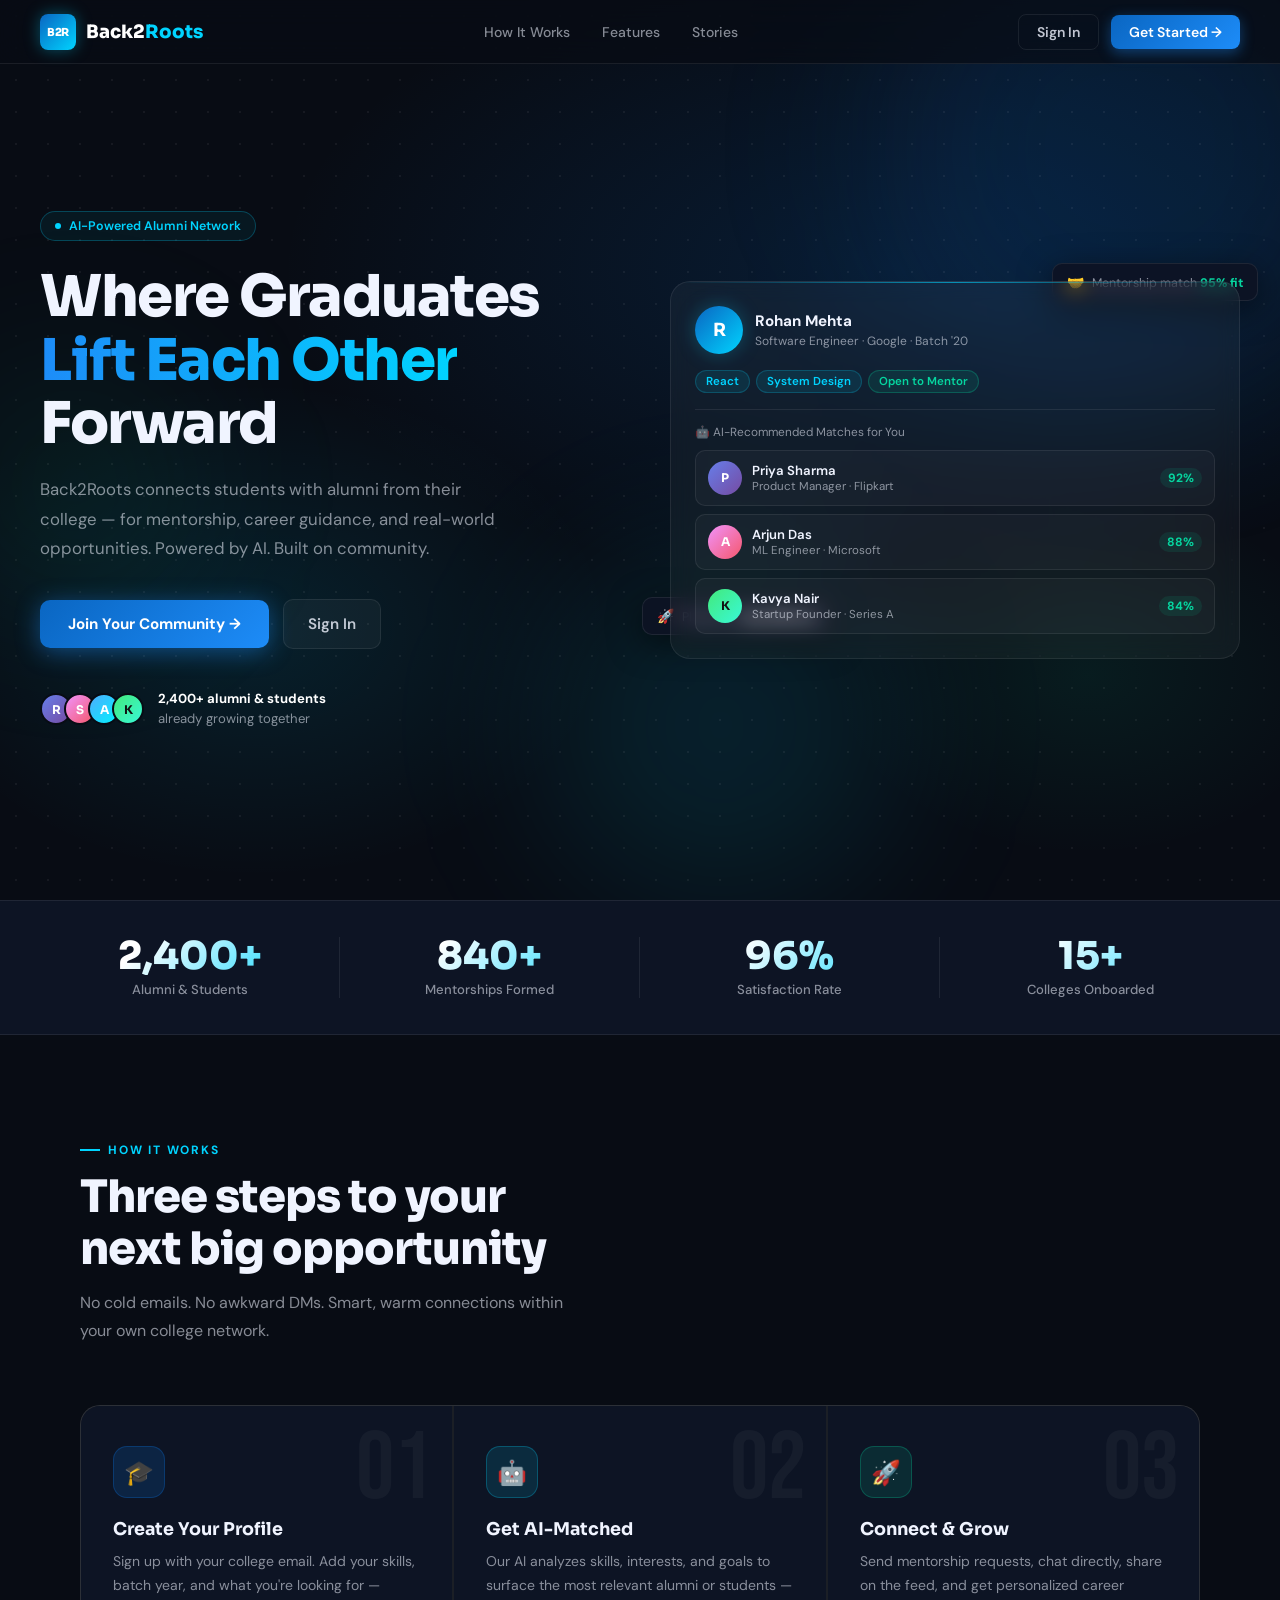
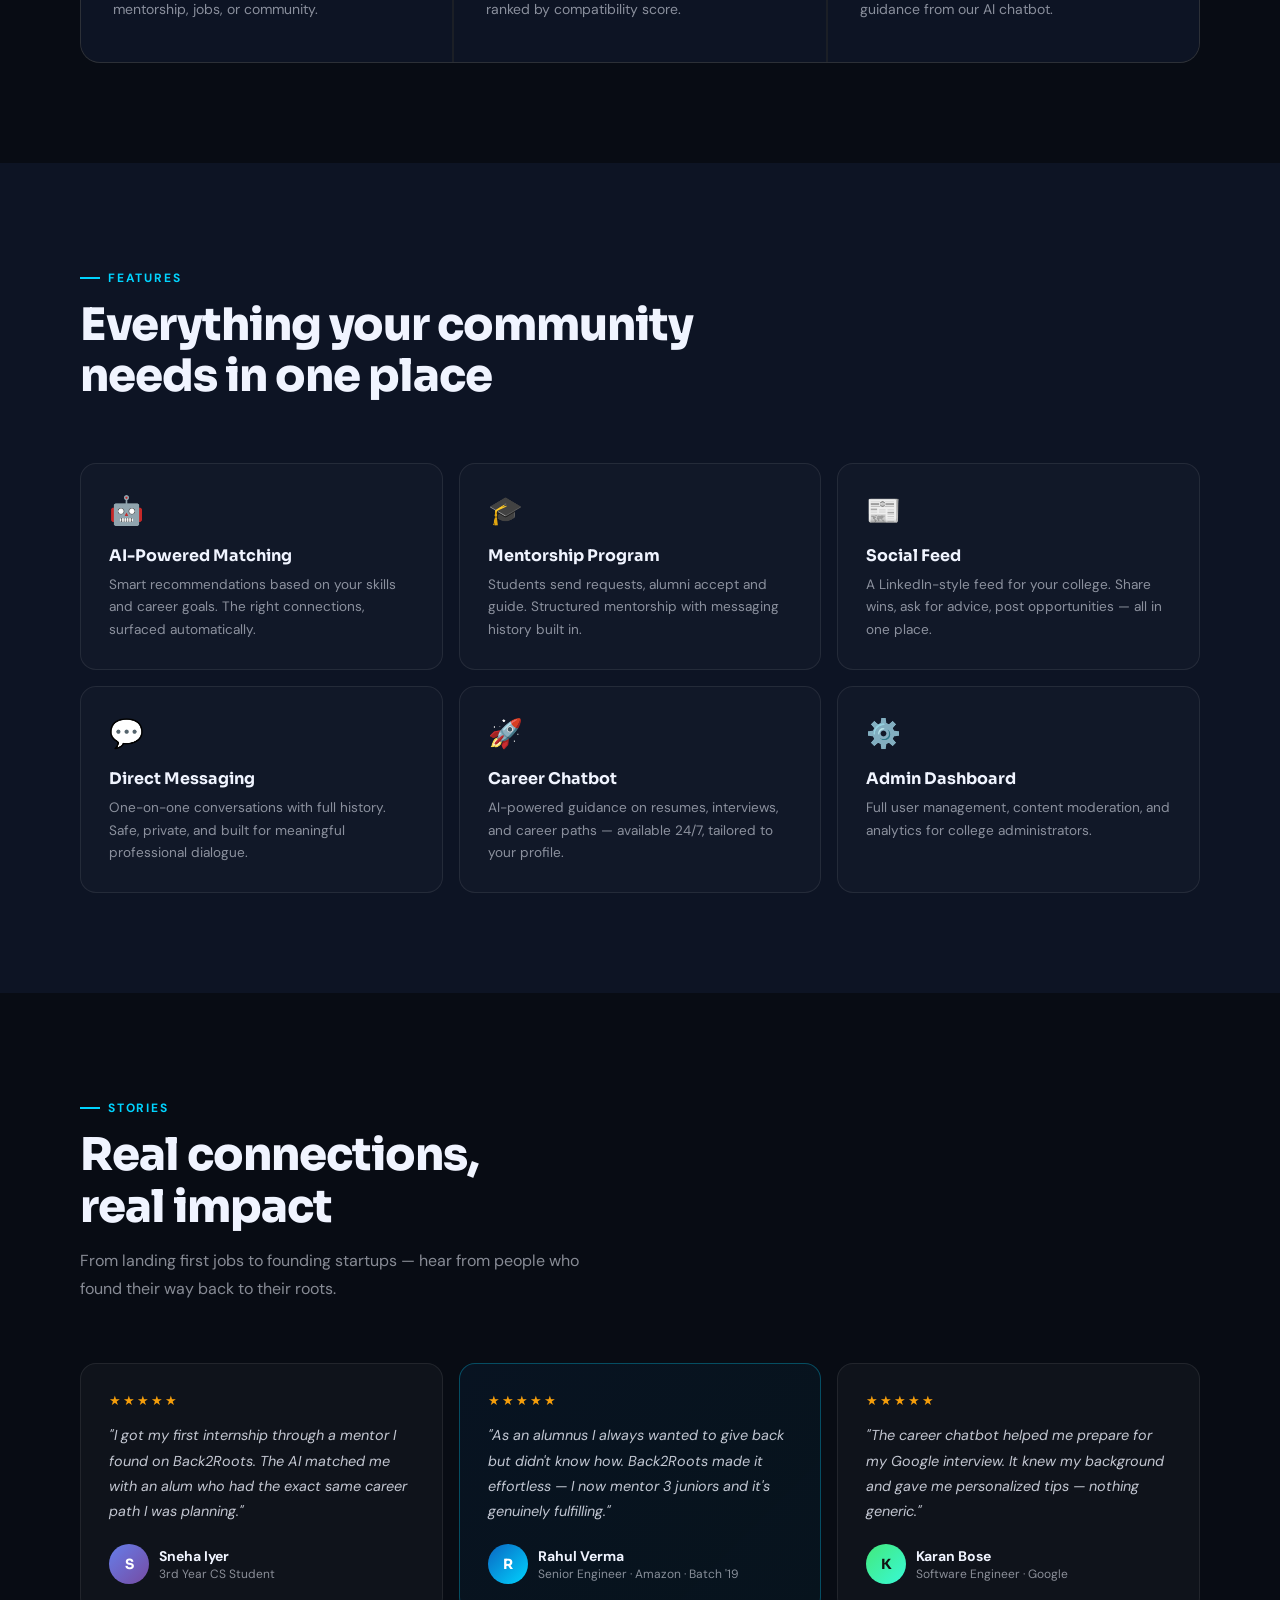
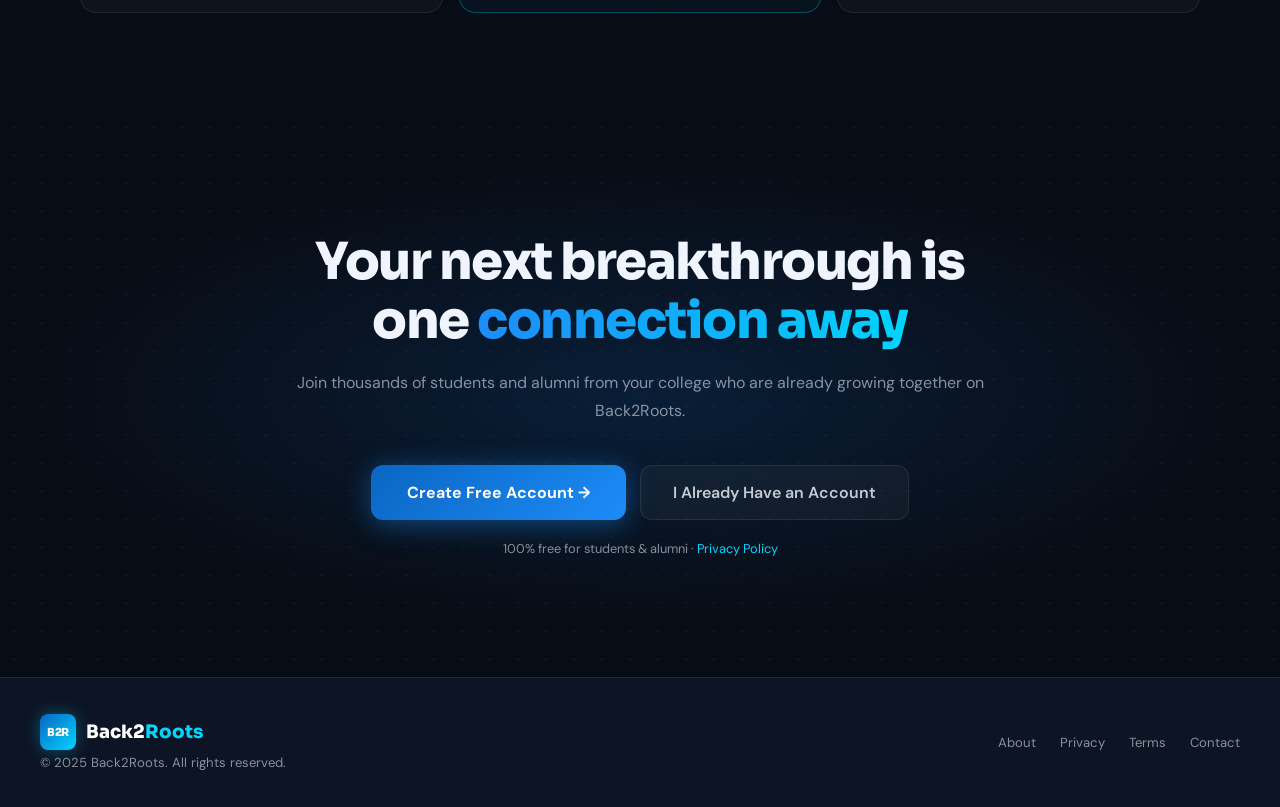
<file: frontend/index.html>
<!DOCTYPE html>
<html lang="en">
<head>
  <meta charset="UTF-8">
  <meta name="viewport" content="width=device-width, initial-scale=1.0">
  <title>Back2Roots — Reconnect. Mentor. Grow.</title>
  <link rel="preconnect" href="https://fonts.googleapis.com">
  <link href="https://fonts.googleapis.com/css2?family=Sora:wght@400;600;700;800&family=DM+Sans:wght@300;400;500;600&family=Bebas+Neue&display=swap" rel="stylesheet">
  <style>
    *, *::before, *::after { box-sizing: border-box; margin: 0; padding: 0; }
    html { scroll-behavior: smooth; }
    body { background: #080c14; color: #f0f4ff; font-family: 'DM Sans', sans-serif; overflow-x: hidden; }

    :root {
      --navy: #080c14;
      --navy2: #0d1424;
      --navy3: #111928;
      --blue: #0a66c2;
      --blue-bright: #1d8cf8;
      --glow: #00d4ff;
      --lime: #06d6a0;
      --amber: #f59e0b;
      --border-dim: rgba(255,255,255,0.08);
      --border-glow: rgba(0,212,255,0.25);
      --text-dim: rgba(240,244,255,0.55);
      --text-mid: rgba(240,244,255,0.8);
    }

    /* ══ NAVBAR ══ */
    .lp-nav {
      position: fixed; top: 0; left: 0; right: 0; z-index: 999;
      padding: 0 40px; height: 64px;
      display: flex; align-items: center; justify-content: space-between;
      background: rgba(8,12,20,0.7);
      backdrop-filter: blur(20px);
      border-bottom: 1px solid var(--border-dim);
      transition: background 0.3s;
    }
    .lp-nav.scrolled { background: rgba(8,12,20,0.97); }

    .lp-logo { display: flex; align-items: center; gap: 10px; text-decoration: none; }
    .lp-logo-mark {
      width: 36px; height: 36px;
      background: linear-gradient(135deg, var(--blue) 0%, var(--glow) 100%);
      border-radius: 8px; display: grid; place-items: center;
      font-family: 'Sora', sans-serif; font-weight: 800; font-size: 11px;
      color: white; letter-spacing: -0.5px;
      box-shadow: 0 0 16px rgba(0,212,255,0.35);
    }
    .lp-logo-text { font-family: 'Sora', sans-serif; font-weight: 800; font-size: 1.15rem; color: #fff; }
    .lp-logo-text span { color: var(--glow); }

    .lp-nav-links { display: flex; align-items: center; gap: 32px; list-style: none; }
    .lp-nav-links a { color: var(--text-dim); font-size: 0.875rem; font-weight: 500; text-decoration: none; transition: color 0.2s; }
    .lp-nav-links a:hover { color: #fff; }

    .lp-nav-cta { display: flex; align-items: center; gap: 12px; }
    .btn-nav-ghost {
      padding: 8px 18px; border: 1px solid var(--border-dim); border-radius: 8px;
      color: var(--text-mid); font-size: 0.875rem; font-weight: 600;
      background: transparent; text-decoration: none; transition: all 0.2s; font-family: inherit;
    }
    .btn-nav-ghost:hover { border-color: rgba(255,255,255,0.3); color: #fff; text-decoration: none; }
    .btn-nav-solid {
      padding: 8px 18px;
      background: linear-gradient(135deg, var(--blue) 0%, var(--blue-bright) 100%);
      border: none; border-radius: 8px; color: white;
      font-size: 0.875rem; font-weight: 600; text-decoration: none;
      transition: all 0.2s; font-family: inherit;
      box-shadow: 0 4px 14px rgba(29,140,248,0.4);
    }
    .btn-nav-solid:hover { transform: translateY(-1px); box-shadow: 0 6px 20px rgba(29,140,248,0.55); color: white; text-decoration: none; }

    /* ══ HERO ══ */
    .hero {
      min-height: 100vh; padding: 120px 40px 80px;
      display: flex; align-items: center;
      position: relative; overflow: hidden;
    }
    .hero-bg {
      position: absolute; inset: 0; z-index: 0;
      background:
        radial-gradient(ellipse 80% 60% at 70% 30%, rgba(10,102,194,0.18) 0%, transparent 60%),
        radial-gradient(ellipse 50% 50% at 20% 70%, rgba(0,212,255,0.10) 0%, transparent 55%),
        radial-gradient(ellipse 40% 40% at 85% 75%, rgba(6,214,160,0.08) 0%, transparent 50%),
        #080c14;
    }
    .hero-bg::after {
      content: ''; position: absolute; inset: 0;
      background-image: radial-gradient(circle, rgba(255,255,255,0.055) 1px, transparent 1px);
      background-size: 32px 32px;
    }
    .orb { position: absolute; border-radius: 50%; filter: blur(80px); animation: drift 10s ease-in-out infinite; pointer-events: none; }
    .orb-1 { width: 500px; height: 500px; background: rgba(10,102,194,0.15); top: -100px; right: -100px; }
    .orb-2 { width: 350px; height: 350px; background: rgba(0,212,255,0.10); bottom: 0; right: 30%; animation-delay: -4s; }
    .orb-3 { width: 250px; height: 250px; background: rgba(6,214,160,0.08); top: 40%; left: -50px; animation-delay: -7s; }
    @keyframes drift {
      0%,100% { transform: translate(0,0) scale(1); }
      33% { transform: translate(30px,-20px) scale(1.05); }
      66% { transform: translate(-20px,30px) scale(0.97); }
    }

    .hero-inner {
      max-width: 1200px; margin: 0 auto; width: 100%;
      display: grid; grid-template-columns: 1fr 1fr;
      gap: 60px; align-items: center; position: relative; z-index: 1;
    }

    .hero-badge {
      display: inline-flex; align-items: center; gap: 8px;
      padding: 6px 14px; border: 1px solid var(--border-glow);
      border-radius: 100px; background: rgba(0,212,255,0.06);
      font-size: 0.78rem; font-weight: 600; color: var(--glow);
      margin-bottom: 24px;
      animation: fadeUp 0.6s ease both;
    }
    .badge-dot { width: 6px; height: 6px; border-radius: 50%; background: var(--glow); animation: pulse 2s ease infinite; }
    @keyframes pulse { 0%,100%{opacity:1;transform:scale(1)} 50%{opacity:0.5;transform:scale(0.7)} }

    .hero-headline {
      font-family: 'Sora', sans-serif; font-weight: 800;
      font-size: clamp(2.6rem, 4.5vw, 3.8rem);
      line-height: 1.1; letter-spacing: -1.5px;
      margin-bottom: 20px;
      animation: fadeUp 0.6s 0.1s ease both;
    }
    .grad-text {
      background: linear-gradient(90deg, var(--blue-bright) 0%, var(--glow) 100%);
      -webkit-background-clip: text; -webkit-text-fill-color: transparent; background-clip: text;
    }
    .hero-sub {
      font-size: 1.05rem; line-height: 1.75; color: var(--text-dim);
      max-width: 460px; margin-bottom: 36px;
      animation: fadeUp 0.6s 0.2s ease both;
    }
    .hero-actions {
      display: flex; gap: 14px; align-items: center; flex-wrap: wrap;
      animation: fadeUp 0.6s 0.3s ease both;
    }
    .btn-hero-main {
      display: inline-flex; align-items: center; gap: 8px;
      padding: 14px 28px;
      background: linear-gradient(135deg, var(--blue) 0%, var(--blue-bright) 100%);
      border: none; border-radius: 10px; color: white;
      font-size: 0.95rem; font-weight: 700; text-decoration: none;
      font-family: inherit; box-shadow: 0 4px 24px rgba(29,140,248,0.45);
      transition: all 0.25s;
    }
    .btn-hero-main:hover { transform: translateY(-2px); box-shadow: 0 8px 32px rgba(29,140,248,0.6); color: white; text-decoration: none; }
    .btn-hero-ghost {
      display: inline-flex; align-items: center; gap: 8px;
      padding: 14px 24px; border: 1px solid var(--border-dim);
      border-radius: 10px; color: var(--text-mid); font-size: 0.95rem; font-weight: 600;
      background: rgba(255,255,255,0.04); text-decoration: none;
      font-family: inherit; transition: all 0.25s;
    }
    .btn-hero-ghost:hover { border-color: rgba(255,255,255,0.25); color: white; text-decoration: none; }

    .hero-trust { margin-top: 40px; display: flex; align-items: center; gap: 14px; animation: fadeUp 0.6s 0.4s ease both; }
    .hero-avs { display: flex; }
    .hero-av {
      width: 32px; height: 32px; border-radius: 50%; border: 2px solid #080c14;
      display: grid; place-items: center; font-size: 12px; font-weight: 700;
      color: white; font-family: 'Sora', sans-serif;
    }
    .hero-av:not(:first-child) { margin-left: -8px; }
    .trust-label { font-size: 0.82rem; color: var(--text-dim); line-height: 1.5; }
    .trust-label strong { color: #fff; }

    /* Hero Visual */
    .hero-visual { position: relative; animation: fadeUp 0.7s 0.2s ease both; }
    .hv-card {
      background: rgba(255,255,255,0.04); border: 1px solid var(--border-dim);
      border-radius: 20px; padding: 24px;
      backdrop-filter: blur(10px); position: relative; overflow: hidden;
    }
    .hv-card::before {
      content: ''; position: absolute; top: 0; left: 0; right: 0; height: 1px;
      background: linear-gradient(90deg, transparent, var(--glow), transparent); opacity: 0.6;
    }
    .hv-head { display: flex; align-items: center; gap: 12px; margin-bottom: 16px; }
    .hv-av {
      width: 48px; height: 48px; border-radius: 50%;
      background: linear-gradient(135deg, var(--blue), var(--glow));
      display: grid; place-items: center; font-weight: 700; font-size: 18px;
      color: white; font-family: 'Sora', sans-serif;
      box-shadow: 0 0 20px rgba(0,212,255,0.25);
    }
    .hv-name { font-weight: 700; font-size: 0.95rem; }
    .hv-meta { font-size: 0.75rem; color: var(--text-dim); margin-top: 2px; }
    .hv-tags { display: flex; gap: 6px; flex-wrap: wrap; margin-bottom: 16px; }
    .hv-tag {
      padding: 3px 10px; border-radius: 100px; font-size: 0.72rem; font-weight: 600;
      background: rgba(0,212,255,0.1); color: var(--glow); border: 1px solid rgba(0,212,255,0.2);
    }
    .hv-tag.g { background: rgba(6,214,160,0.1); color: var(--lime); border-color: rgba(6,214,160,0.25); }
    .hv-divider { border: none; border-top: 1px solid var(--border-dim); margin: 14px 0; }
    .hv-section-lbl { font-size: 0.74rem; color: var(--text-dim); margin-bottom: 10px; }
    .hv-matches { display: flex; flex-direction: column; gap: 8px; }
    .hv-match {
      display: flex; align-items: center; gap: 10px;
      padding: 10px 12px; background: rgba(255,255,255,0.03);
      border: 1px solid var(--border-dim); border-radius: 10px;
      cursor: pointer; transition: all 0.2s;
    }
    .hv-match:hover { background: rgba(255,255,255,0.06); border-color: rgba(0,212,255,0.2); }
    .hv-match-av {
      width: 34px; height: 34px; border-radius: 50%;
      display: grid; place-items: center; font-size: 12px;
      font-weight: 700; color: white; flex-shrink: 0; font-family: 'Sora', sans-serif;
    }
    .hv-match-name { font-size: 0.82rem; font-weight: 600; }
    .hv-match-role { font-size: 0.72rem; color: var(--text-dim); }
    .hv-match-pct {
      margin-left: auto; font-size: 0.75rem; font-weight: 700;
      color: var(--lime); background: rgba(6,214,160,0.1);
      padding: 2px 8px; border-radius: 100px; white-space: nowrap;
    }

    .float-pill {
      position: absolute; background: rgba(13,20,36,0.95);
      border: 1px solid var(--border-dim); border-radius: 10px;
      padding: 9px 14px; backdrop-filter: blur(20px);
      font-size: 0.78rem; white-space: nowrap;
      box-shadow: 0 8px 32px rgba(0,0,0,0.5);
    }
    .float-pill-1 { top: -18px; right: -18px; animation: bob 4s ease-in-out infinite; }
    .float-pill-2 { bottom: 24px; left: -28px; animation: bob 4s ease-in-out infinite; animation-delay: -2s; }
    @keyframes bob { 0%,100%{transform:translateY(0)} 50%{transform:translateY(-8px)} }
    .fp-em { font-size: 14px; margin-right: 5px; }
    .fp-dim { color: var(--text-dim); }
    .fp-acc { color: var(--lime); font-weight: 700; }
    .fp-wht { color: #fff; font-weight: 700; }

    @keyframes fadeUp { from{opacity:0;transform:translateY(24px)} to{opacity:1;transform:translateY(0)} }

    /* ══ STATS ══ */
    .stats-strip {
      background: var(--navy2);
      border-top: 1px solid var(--border-dim); border-bottom: 1px solid var(--border-dim);
      padding: 36px 40px;
    }
    .stats-inner {
      max-width: 1200px; margin: 0 auto;
      display: grid; grid-template-columns: repeat(4,1fr);
    }
    .stat-item { text-align: center; padding: 0 20px; border-right: 1px solid var(--border-dim); }
    .stat-item:last-child { border-right: none; }
    .stat-num {
      font-family: 'Sora', sans-serif; font-weight: 800; font-size: 2.4rem; line-height: 1;
      background: linear-gradient(135deg, #fff 30%, var(--glow));
      -webkit-background-clip: text; -webkit-text-fill-color: transparent; background-clip: text;
      margin-bottom: 6px;
    }
    .stat-lbl { font-size: 0.82rem; color: var(--text-dim); font-weight: 500; }

    /* ══ SHARED SECTION ══ */
    .section { padding: 100px 40px; max-width: 1200px; margin: 0 auto; }
    .section-full-bg { background: var(--navy2); }
    .section-inner { max-width: 1200px; margin: 0 auto; padding: 100px 40px; }

    .eyebrow {
      display: inline-flex; align-items: center; gap: 8px;
      font-size: 0.75rem; font-weight: 700; letter-spacing: 1.8px;
      text-transform: uppercase; color: var(--glow); margin-bottom: 14px;
    }
    .eyebrow::before { content: ''; width: 20px; height: 2px; background: var(--glow); display: block; }
    .sec-title {
      font-family: 'Sora', sans-serif; font-weight: 800;
      font-size: clamp(1.8rem, 3.5vw, 2.8rem);
      line-height: 1.15; letter-spacing: -1px; margin-bottom: 14px;
    }
    .sec-sub { font-size: 1rem; color: var(--text-dim); max-width: 500px; line-height: 1.75; }

    /* ══ HOW IT WORKS ══ */
    .hiw-grid {
      display: grid; grid-template-columns: repeat(3,1fr);
      gap: 2px; margin-top: 60px;
      background: var(--border-dim);
      border: 1px solid var(--border-dim); border-radius: 20px; overflow: hidden;
    }
    .hiw-step { background: var(--navy2); padding: 40px 32px; position: relative; transition: background 0.3s; }
    .hiw-step:hover { background: var(--navy3); }
    .hiw-big-num {
      font-family: 'Bebas Neue', sans-serif; font-size: 6rem; line-height: 1;
      color: rgba(255,255,255,0.04); position: absolute; top: 16px; right: 20px; user-select: none;
    }
    .hiw-icon {
      width: 52px; height: 52px; border-radius: 14px;
      display: grid; place-items: center; font-size: 24px; margin-bottom: 20px;
    }
    .ic-blue { background: rgba(10,102,194,0.2); border: 1px solid rgba(10,102,194,0.35); }
    .ic-cyan { background: rgba(0,212,255,0.12); border: 1px solid rgba(0,212,255,0.25); }
    .ic-green { background: rgba(6,214,160,0.12); border: 1px solid rgba(6,214,160,0.25); }
    .hiw-title { font-family: 'Sora', sans-serif; font-weight: 700; font-size: 1.1rem; margin-bottom: 10px; }
    .hiw-desc { font-size: 0.875rem; color: var(--text-dim); line-height: 1.7; }

    /* ══ FEATURES ══ */
    .feat-grid {
      display: grid; grid-template-columns: repeat(3,1fr);
      gap: 16px; margin-top: 60px;
    }
    .feat-card {
      padding: 28px; background: rgba(255,255,255,0.02);
      border: 1px solid var(--border-dim); border-radius: 16px;
      transition: all 0.25s; position: relative; overflow: hidden;
    }
    .feat-card::after {
      content: ''; position: absolute; inset: 0; border-radius: 16px;
      background: linear-gradient(135deg, rgba(0,212,255,0.04), transparent);
      opacity: 0; transition: opacity 0.3s;
    }
    .feat-card:hover { border-color: rgba(0,212,255,0.25); transform: translateY(-3px); }
    .feat-card:hover::after { opacity: 1; }
    .feat-icon { font-size: 28px; margin-bottom: 16px; display: block; }
    .feat-title { font-family: 'Sora', sans-serif; font-weight: 700; font-size: 1rem; margin-bottom: 8px; }
    .feat-desc { font-size: 0.85rem; color: var(--text-dim); line-height: 1.65; }

    /* ══ TESTIMONIALS ══ */
    .testi-grid { display: grid; grid-template-columns: repeat(3,1fr); gap: 16px; margin-top: 60px; }
    .testi-card {
      background: rgba(255,255,255,0.03); border: 1px solid var(--border-dim);
      border-radius: 16px; padding: 28px; transition: all 0.25s;
    }
    .testi-card:hover { border-color: rgba(0,212,255,0.2); transform: translateY(-3px); }
    .testi-card.featured {
      border-color: rgba(0,212,255,0.3);
      background: linear-gradient(135deg, rgba(10,102,194,0.08), rgba(0,212,255,0.04));
    }
    .testi-stars { color: var(--amber); font-size: 13px; letter-spacing: 2px; margin-bottom: 14px; }
    .testi-quote { font-size: 0.9rem; color: var(--text-mid); line-height: 1.75; margin-bottom: 20px; font-style: italic; }
    .testi-author { display: flex; align-items: center; gap: 10px; }
    .testi-av {
      width: 40px; height: 40px; border-radius: 50%;
      display: grid; place-items: center; font-size: 14px;
      font-weight: 700; color: white; flex-shrink: 0; font-family: 'Sora', sans-serif;
    }
    .testi-name { font-weight: 700; font-size: 0.875rem; }
    .testi-role { font-size: 0.75rem; color: var(--text-dim); margin-top: 1px; }

    /* ══ CTA ══ */
    .cta-section {
      padding: 120px 40px; text-align: center;
      position: relative; overflow: hidden; background: var(--navy);
    }
    .cta-glow {
      position: absolute; inset: 0;
      background: radial-gradient(ellipse 70% 60% at 50% 50%, rgba(10,102,194,0.2) 0%, transparent 70%);
    }
    .cta-glow::after {
      content: ''; position: absolute; inset: 0;
      background-image: radial-gradient(circle, rgba(255,255,255,0.04) 1px, transparent 1px);
      background-size: 28px 28px;
    }
    .cta-inner { position: relative; z-index: 1; max-width: 700px; margin: 0 auto; }
    .cta-title {
      font-family: 'Sora', sans-serif; font-weight: 800;
      font-size: clamp(2rem, 4vw, 3.2rem);
      letter-spacing: -1.5px; line-height: 1.15; margin-bottom: 18px;
    }
    .cta-sub { font-size: 1rem; color: var(--text-dim); line-height: 1.75; margin-bottom: 40px; }
    .cta-btns { display: flex; gap: 14px; justify-content: center; flex-wrap: wrap; }
    .btn-cta-main {
      display: inline-flex; align-items: center; gap: 10px;
      padding: 16px 36px;
      background: linear-gradient(135deg, var(--blue) 0%, var(--blue-bright) 100%);
      border: none; border-radius: 12px; color: white;
      font-size: 1rem; font-weight: 700; text-decoration: none;
      font-family: inherit; box-shadow: 0 4px 28px rgba(29,140,248,0.45);
      transition: all 0.25s;
    }
    .btn-cta-main:hover { transform: translateY(-2px); box-shadow: 0 8px 36px rgba(29,140,248,0.6); color: white; text-decoration: none; }
    .btn-cta-ghost {
      display: inline-flex; align-items: center; gap: 10px;
      padding: 16px 32px; border: 1px solid var(--border-dim); border-radius: 12px;
      color: var(--text-mid); font-size: 1rem; font-weight: 600;
      background: rgba(255,255,255,0.04); text-decoration: none;
      font-family: inherit; transition: all 0.25s;
    }
    .btn-cta-ghost:hover { border-color: rgba(255,255,255,0.25); color: white; text-decoration: none; }
    .cta-footnote { margin-top: 20px; font-size: 0.8rem; color: var(--text-dim); }
    .cta-footnote a { color: var(--glow); text-decoration: none; }

    /* ══ FOOTER ══ */
    .lp-footer { background: var(--navy2); border-top: 1px solid var(--border-dim); padding: 36px 40px; }
    .footer-inner {
      max-width: 1200px; margin: 0 auto;
      display: flex; align-items: center; justify-content: space-between; flex-wrap: wrap; gap: 16px;
    }
    .footer-copy { font-size: 0.82rem; color: var(--text-dim); margin-top: 4px; }
    .footer-links { display: flex; gap: 24px; }
    .footer-links a { font-size: 0.82rem; color: var(--text-dim); text-decoration: none; transition: color 0.2s; }
    .footer-links a:hover { color: #fff; }

    /* ══ REVEAL ══ */
    .reveal { opacity: 0; transform: translateY(28px); transition: opacity 0.65s ease, transform 0.65s ease; }
    .reveal.visible { opacity: 1; transform: translateY(0); }
    .rd1 { transition-delay: 0.1s; }
    .rd2 { transition-delay: 0.2s; }
    .rd3 { transition-delay: 0.3s; }

    /* ══ RESPONSIVE ══ */
    @media (max-width: 1024px) {
      .hero-inner { grid-template-columns: 1fr; }
      .hero-visual { display: none; }
      .hiw-grid, .feat-grid, .testi-grid { grid-template-columns: 1fr; }
      .stats-inner { grid-template-columns: repeat(2,1fr); }
      .stat-item { border: none; border-bottom: 1px solid var(--border-dim); padding: 20px; }
      .stat-item:nth-child(3), .stat-item:nth-child(4) { border-bottom: none; }
    }
    @media (max-width: 768px) {
      .lp-nav { padding: 0 20px; }
      .lp-nav-links { display: none; }
      .hero { padding: 100px 20px 60px; }
      .section { padding: 60px 20px; }
      .section-inner { padding: 60px 20px; }
      .cta-section { padding: 80px 20px; }
      .stats-strip { padding: 32px 20px; }
      .lp-footer { padding: 24px 20px; }
      .footer-inner { flex-direction: column; text-align: center; }
      .footer-links { justify-content: center; }
      .feat-grid { grid-template-columns: repeat(2,1fr); }
    }
    @media (max-width: 500px) {
      .feat-grid { grid-template-columns: 1fr; }
      .stats-inner { grid-template-columns: 1fr; }
    }
  </style>
</head>
<body>

  <!-- NAVBAR -->
  <nav class="lp-nav" id="navbar">
    <a href="#" class="lp-logo">
      <div class="lp-logo-mark">B2R</div>
      <span class="lp-logo-text">Back2<span>Roots</span></span>
    </a>
    <ul class="lp-nav-links">
      <li><a href="#how-it-works">How It Works</a></li>
      <li><a href="#features">Features</a></li>
      <li><a href="#testimonials">Stories</a></li>
    </ul>
    <div class="lp-nav-cta">
      <a href="login.html" class="btn-nav-ghost">Sign In</a>
      <a href="signup.html" class="btn-nav-solid">Get Started →</a>
    </div>
  </nav>

  <!-- HERO -->
  <section class="hero">
    <div class="hero-bg">
      <div class="orb orb-1"></div>
      <div class="orb orb-2"></div>
      <div class="orb orb-3"></div>
    </div>
    <div class="hero-inner">
      <div>
        <div class="hero-badge">
          <div class="badge-dot"></div>
          AI-Powered Alumni Network
        </div>
        <h1 class="hero-headline">
          Where Graduates<br>
          <span class="grad-text">Lift Each Other</span><br>
          Forward
        </h1>
        <p class="hero-sub">
          Back2Roots connects students with alumni from their college — for mentorship, career guidance, and real-world opportunities. Powered by AI. Built on community.
        </p>
        <div class="hero-actions">
          <a href="signup.html" class="btn-hero-main">Join Your Community →</a>
          <a href="login.html" class="btn-hero-ghost">Sign In</a>
        </div>
        <div class="hero-trust">
          <div class="hero-avs">
            <div class="hero-av" style="background:linear-gradient(135deg,#667eea,#764ba2)">R</div>
            <div class="hero-av" style="background:linear-gradient(135deg,#f093fb,#f5576c)">S</div>
            <div class="hero-av" style="background:linear-gradient(135deg,#4facfe,#00f2fe)">A</div>
            <div class="hero-av" style="background:linear-gradient(135deg,#43e97b,#38f9d7);color:#111">K</div>
          </div>
          <p class="trust-label"><strong>2,400+ alumni & students</strong><br>already growing together</p>
        </div>
      </div>

      <!-- Hero Visual -->
      <div class="hero-visual">
        <div class="float-pill float-pill-1">
          <span class="fp-em">🤝</span>
          <span class="fp-dim">Mentorship match </span>
          <span class="fp-acc">95% fit</span>
        </div>
        <div class="float-pill float-pill-2">
          <span class="fp-em">🚀</span>
          <span class="fp-dim">Placed via </span>
          <span class="fp-wht">Back2Roots</span>
        </div>
        <div class="hv-card">
          <div class="hv-head">
            <div class="hv-av">R</div>
            <div>
              <div class="hv-name">Rohan Mehta</div>
              <div class="hv-meta">Software Engineer · Google · Batch '20</div>
            </div>
          </div>
          <div class="hv-tags">
            <span class="hv-tag">React</span>
            <span class="hv-tag">System Design</span>
            <span class="hv-tag g">Open to Mentor</span>
          </div>
          <hr class="hv-divider">
          <div class="hv-section-lbl">🤖 AI-Recommended Matches for You</div>
          <div class="hv-matches">
            <div class="hv-match">
              <div class="hv-match-av" style="background:linear-gradient(135deg,#667eea,#764ba2)">P</div>
              <div>
                <div class="hv-match-name">Priya Sharma</div>
                <div class="hv-match-role">Product Manager · Flipkart</div>
              </div>
              <span class="hv-match-pct">92%</span>
            </div>
            <div class="hv-match">
              <div class="hv-match-av" style="background:linear-gradient(135deg,#f093fb,#f5576c)">A</div>
              <div>
                <div class="hv-match-name">Arjun Das</div>
                <div class="hv-match-role">ML Engineer · Microsoft</div>
              </div>
              <span class="hv-match-pct">88%</span>
            </div>
            <div class="hv-match">
              <div class="hv-match-av" style="background:linear-gradient(135deg,#43e97b,#38f9d7);color:#111">K</div>
              <div>
                <div class="hv-match-name">Kavya Nair</div>
                <div class="hv-match-role">Startup Founder · Series A</div>
              </div>
              <span class="hv-match-pct">84%</span>
            </div>
          </div>
        </div>
      </div>
    </div>
  </section>

  <!-- STATS -->
  <div class="stats-strip">
    <div class="stats-inner">
      <div class="stat-item reveal"><div class="stat-num">2,400+</div><div class="stat-lbl">Alumni &amp; Students</div></div>
      <div class="stat-item reveal rd1"><div class="stat-num">840+</div><div class="stat-lbl">Mentorships Formed</div></div>
      <div class="stat-item reveal rd2"><div class="stat-num">96%</div><div class="stat-lbl">Satisfaction Rate</div></div>
      <div class="stat-item reveal rd3"><div class="stat-num">15+</div><div class="stat-lbl">Colleges Onboarded</div></div>
    </div>
  </div>

  <!-- HOW IT WORKS -->
  <section id="how-it-works" class="section">
    <div class="reveal">
      <div class="eyebrow">How It Works</div>
      <h2 class="sec-title">Three steps to your<br>next big opportunity</h2>
      <p class="sec-sub">No cold emails. No awkward DMs. Smart, warm connections within your own college network.</p>
    </div>
    <div class="hiw-grid">
      <div class="hiw-step reveal">
        <div class="hiw-big-num">01</div>
        <div class="hiw-icon ic-blue">🎓</div>
        <div class="hiw-title">Create Your Profile</div>
        <div class="hiw-desc">Sign up with your college email. Add your skills, batch year, and what you're looking for — mentorship, jobs, or community.</div>
      </div>
      <div class="hiw-step reveal rd1">
        <div class="hiw-big-num">02</div>
        <div class="hiw-icon ic-cyan">🤖</div>
        <div class="hiw-title">Get AI-Matched</div>
        <div class="hiw-desc">Our AI analyzes skills, interests, and goals to surface the most relevant alumni or students — ranked by compatibility score.</div>
      </div>
      <div class="hiw-step reveal rd2">
        <div class="hiw-big-num">03</div>
        <div class="hiw-icon ic-green">🚀</div>
        <div class="hiw-title">Connect &amp; Grow</div>
        <div class="hiw-desc">Send mentorship requests, chat directly, share on the feed, and get personalized career guidance from our AI chatbot.</div>
      </div>
    </div>
  </section>

  <!-- FEATURES -->
  <div class="section-full-bg" id="features">
    <div class="section-inner">
      <div class="reveal">
        <div class="eyebrow">Features</div>
        <h2 class="sec-title">Everything your community<br>needs in one place</h2>
      </div>
      <div class="feat-grid">
        <div class="feat-card reveal"><span class="feat-icon">🤖</span><div class="feat-title">AI-Powered Matching</div><div class="feat-desc">Smart recommendations based on your skills and career goals. The right connections, surfaced automatically.</div></div>
        <div class="feat-card reveal rd1"><span class="feat-icon">🎓</span><div class="feat-title">Mentorship Program</div><div class="feat-desc">Students send requests, alumni accept and guide. Structured mentorship with messaging history built in.</div></div>
        <div class="feat-card reveal rd2"><span class="feat-icon">📰</span><div class="feat-title">Social Feed</div><div class="feat-desc">A LinkedIn-style feed for your college. Share wins, ask for advice, post opportunities — all in one place.</div></div>
        <div class="feat-card reveal"><span class="feat-icon">💬</span><div class="feat-title">Direct Messaging</div><div class="feat-desc">One-on-one conversations with full history. Safe, private, and built for meaningful professional dialogue.</div></div>
        <div class="feat-card reveal rd1"><span class="feat-icon">🚀</span><div class="feat-title">Career Chatbot</div><div class="feat-desc">AI-powered guidance on resumes, interviews, and career paths — available 24/7, tailored to your profile.</div></div>
        <div class="feat-card reveal rd2"><span class="feat-icon">⚙️</span><div class="feat-title">Admin Dashboard</div><div class="feat-desc">Full user management, content moderation, and analytics for college administrators.</div></div>
      </div>
    </div>
  </div>

  <!-- TESTIMONIALS -->
  <section id="testimonials" class="section">
    <div class="reveal">
      <div class="eyebrow">Stories</div>
      <h2 class="sec-title">Real connections,<br>real impact</h2>
      <p class="sec-sub">From landing first jobs to founding startups — hear from people who found their way back to their roots.</p>
    </div>
    <div class="testi-grid">
      <div class="testi-card reveal">
        <div class="testi-stars">★★★★★</div>
        <p class="testi-quote">"I got my first internship through a mentor I found on Back2Roots. The AI matched me with an alum who had the exact same career path I was planning."</p>
        <div class="testi-author">
          <div class="testi-av" style="background:linear-gradient(135deg,#667eea,#764ba2)">S</div>
          <div><div class="testi-name">Sneha Iyer</div><div class="testi-role">3rd Year CS Student</div></div>
        </div>
      </div>
      <div class="testi-card featured reveal rd1">
        <div class="testi-stars">★★★★★</div>
        <p class="testi-quote">"As an alumnus I always wanted to give back but didn't know how. Back2Roots made it effortless — I now mentor 3 juniors and it's genuinely fulfilling."</p>
        <div class="testi-author">
          <div class="testi-av" style="background:linear-gradient(135deg,#0a66c2,#00d4ff)">R</div>
          <div><div class="testi-name">Rahul Verma</div><div class="testi-role">Senior Engineer · Amazon · Batch '19</div></div>
        </div>
      </div>
      <div class="testi-card reveal rd2">
        <div class="testi-stars">★★★★★</div>
        <p class="testi-quote">"The career chatbot helped me prepare for my Google interview. It knew my background and gave me personalized tips — nothing generic."</p>
        <div class="testi-author">
          <div class="testi-av" style="background:linear-gradient(135deg,#43e97b,#38f9d7);color:#111">K</div>
          <div><div class="testi-name">Karan Bose</div><div class="testi-role">Software Engineer · Google</div></div>
        </div>
      </div>
    </div>
  </section>

  <!-- CTA -->
  <div class="cta-section">
    <div class="cta-glow"></div>
    <div class="cta-inner reveal">
      <h2 class="cta-title">Your next breakthrough is<br>one <span class="grad-text">connection away</span></h2>
      <p class="cta-sub">Join thousands of students and alumni from your college who are already growing together on Back2Roots.</p>
      <div class="cta-btns">
        <a href="signup.html" class="btn-cta-main">Create Free Account →</a>
        <a href="login.html" class="btn-cta-ghost">I Already Have an Account</a>
      </div>
      <p class="cta-footnote">100% free for students &amp; alumni · <a href="#">Privacy Policy</a></p>
    </div>
  </div>

  <!-- FOOTER -->
  <footer class="lp-footer">
    <div class="footer-inner">
      <div>
        <a href="#" class="lp-logo">
          <div class="lp-logo-mark">B2R</div>
          <span class="lp-logo-text">Back2<span>Roots</span></span>
        </a>
        <p class="footer-copy">© 2025 Back2Roots. All rights reserved.</p>
      </div>
      <nav class="footer-links">
        <a href="#">About</a>
        <a href="#">Privacy</a>
        <a href="#">Terms</a>
        <a href="#">Contact</a>
      </nav>
    </div>
  </footer>

  <script>
    // Navbar scroll effect
    const nav = document.getElementById('navbar');
    window.addEventListener('scroll', () => nav.classList.toggle('scrolled', scrollY > 40));

    // Scroll reveal
    const io = new IntersectionObserver(entries => {
      entries.forEach(e => { if (e.isIntersecting) { e.target.classList.add('visible'); io.unobserve(e.target); } });
    }, { threshold: 0.12 });
    document.querySelectorAll('.reveal').forEach(el => io.observe(el));

    // Redirect if logged in
    (async () => {
      try { const { isLoggedIn } = await import('./js/api.js'); if (isLoggedIn()) location.href = 'dashboard.html'; } catch(e) {}
    })();
  </script>
</body>
</html>
</file>
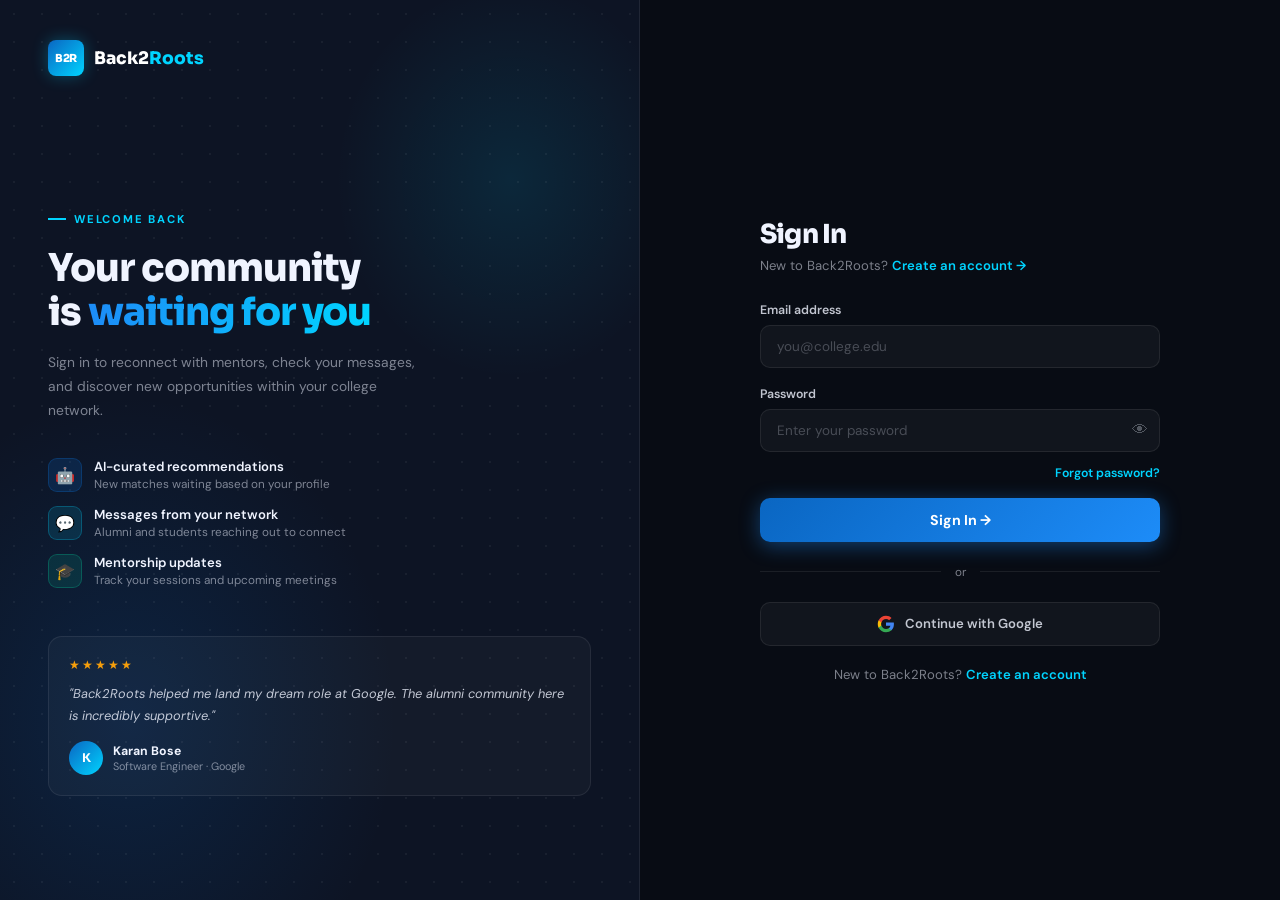
<file: frontend/admin.html>
<!DOCTYPE html>
<html lang="en">
<head>
  <meta charset="UTF-8">
  <meta name="viewport" content="width=device-width, initial-scale=1.0">
  <title>Admin Dashboard — Back2Roots</title>
  <link href="https://fonts.googleapis.com/css2?family=Sora:wght@400;600;700;800&family=DM+Mono:wght@400;500&family=DM+Sans:wght@300;400;500;600&display=swap" rel="stylesheet">
  <link rel="stylesheet" href="css/admin.css">
</head>
<body>

  <!-- ── Sidebar ── -->
  <aside class="sidebar">
    <div class="sidebar-logo">
      <div class="logo-mark">B2R</div>
      <div class="logo-text-group">
        <span class="logo-name">Back2Roots</span>
        <span class="logo-badge">ADMIN</span>
      </div>
    </div>

    <nav class="sidebar-nav">
      <a href="#overview"       class="nav-item active" data-section="overview">
        <span class="nav-icon">◈</span> Overview
      </a>
      <a href="#pending-users"  class="nav-item"        data-section="pending">
        <span class="nav-icon">⧖</span> Pending Users
        <span class="nav-badge" id="sidebar-pending-count">0</span>
      </a>
      <a href="dashboard.html"  class="nav-item">
        <span class="nav-icon">←</span> Back to App
      </a>
    </nav>

    <div class="sidebar-user" id="sidebar-user">
      <div class="sidebar-avatar" id="sidebar-avatar">A</div>
      <div class="sidebar-user-info">
        <span class="sidebar-user-name" id="sidebar-user-name">Admin</span>
        <span class="sidebar-user-role">Super Admin</span>
      </div>
      <button class="sidebar-logout" id="logout-btn" title="Sign out">⏻</button>
    </div>
  </aside>

  <!-- ── Main ── -->
  <div class="main-wrap">

    <!-- Top bar -->
    <header class="topbar">
      <div class="topbar-left">
        <h1 class="page-title">Admin Dashboard</h1>
        <span class="page-subtitle">Manage users, roles, and access</span>
      </div>
      <div class="topbar-right">
        <div class="status-dot-wrap">
          <span class="status-dot"></span>
          <span class="status-text">System Online</span>
        </div>
        <div class="topbar-time" id="topbar-time"></div>
      </div>
    </header>

    <!-- ── Toast ── -->
    <div class="toast-container" id="toast-container"></div>

    <!-- ── Stats ── -->
    <section class="stats-grid" id="overview">

      <div class="stat-card" id="stat-students">
        <div class="stat-icon-wrap blue">
          <span class="stat-icon">🎓</span>
        </div>
        <div class="stat-body">
          <div class="stat-value" id="stat-students-val">
            <span class="skeleton-inline">···</span>
          </div>
          <div class="stat-label">Total Students</div>
          <div class="stat-sub" id="stat-students-sub">Loading…</div>
        </div>
        <div class="stat-sparkline blue" id="spark-students"></div>
      </div>

      <div class="stat-card" id="stat-alumni">
        <div class="stat-icon-wrap cyan">
          <span class="stat-icon">🏛️</span>
        </div>
        <div class="stat-body">
          <div class="stat-value" id="stat-alumni-val">
            <span class="skeleton-inline">···</span>
          </div>
          <div class="stat-label">Total Alumni</div>
          <div class="stat-sub" id="stat-alumni-sub">Loading…</div>
        </div>
        <div class="stat-sparkline cyan" id="spark-alumni"></div>
      </div>

      <div class="stat-card danger" id="stat-pending">
        <div class="stat-icon-wrap red">
          <span class="stat-icon">⧖</span>
        </div>
        <div class="stat-body">
          <div class="stat-value" id="stat-pending-val">
            <span class="skeleton-inline">···</span>
          </div>
          <div class="stat-label">Pending Approval</div>
          <div class="stat-sub" id="stat-pending-sub">Loading…</div>
        </div>
        <div class="pulse-ring" id="pulse-ring"></div>
      </div>

    </section>

    <!-- ── Pending Users Table ── -->
    <section class="section-card" id="pending-users">
      <div class="section-header">
        <div>
          <h2 class="section-title">⧖ Pending User Approvals</h2>
          <p class="section-desc">Review and approve or reject new registrations</p>
        </div>
        <button class="btn-refresh" id="refresh-btn" title="Refresh">
          <span id="refresh-icon">↻</span> Refresh
        </button>
      </div>

      <!-- Filter row -->
      <div class="filter-row">
        <input class="filter-input" type="text" id="filter-input" placeholder="Filter by name, email or role…">
        <div class="filter-chips">
          <button class="chip active" data-role="all">All</button>
          <button class="chip" data-role="student">Students</button>
          <button class="chip" data-role="alumni">Alumni</button>
        </div>
      </div>

      <!-- Table -->
      <div class="table-wrap">
        <table class="data-table" id="pending-table">
          <thead>
            <tr>
              <th class="col-name">Name</th>
              <th class="col-email">Email</th>
              <th class="col-role">Role</th>
              <th class="col-joined">Registered</th>
              <th class="col-actions">Actions</th>
            </tr>
          </thead>
          <tbody id="pending-tbody">
            <!-- Skeleton rows -->
            <tr class="skeleton-row">
              <td><div class="skel skel-name"></div></td>
              <td><div class="skel skel-email"></div></td>
              <td><div class="skel skel-chip"></div></td>
              <td><div class="skel skel-date"></div></td>
              <td><div class="skel-actions"></div></td>
            </tr>
            <tr class="skeleton-row">
              <td><div class="skel skel-name"></div></td>
              <td><div class="skel skel-email"></div></td>
              <td><div class="skel skel-chip"></div></td>
              <td><div class="skel skel-date"></div></td>
              <td><div class="skel-actions"></div></td>
            </tr>
            <tr class="skeleton-row">
              <td><div class="skel skel-name"></div></td>
              <td><div class="skel skel-email"></div></td>
              <td><div class="skel skel-chip"></div></td>
              <td><div class="skel skel-date"></div></td>
              <td><div class="skel-actions"></div></td>
            </tr>
          </tbody>
        </table>

        <!-- Empty state -->
        <div class="empty-state" id="empty-state" style="display:none;">
          <div class="empty-icon">✓</div>
          <h3>All caught up!</h3>
          <p>No users are currently awaiting approval.</p>
        </div>

        <!-- Error state -->
        <div class="error-state" id="error-state" style="display:none;">
          <div class="error-icon">⚠</div>
          <h3 id="error-title">Failed to load</h3>
          <p id="error-desc">Could not reach the server. Check your connection.</p>
          <button class="btn-retry" id="retry-btn">Try Again</button>
        </div>
      </div>

      <div class="table-footer" id="table-footer" style="display:none;">
        <span id="table-count-label"></span>
      </div>
    </section>

  </div><!-- /main-wrap -->

  <!-- ── Confirm Modal ── -->
  <div class="modal-overlay" id="confirm-modal">
    <div class="modal">
      <div class="modal-icon" id="modal-icon">⚠</div>
      <h3 class="modal-title" id="modal-title">Confirm Action</h3>
      <p  class="modal-body"  id="modal-body">Are you sure?</p>
      <div class="modal-actions">
        <button class="btn-cancel" id="modal-cancel">Cancel</button>
        <button class="btn-confirm" id="modal-confirm">Confirm</button>
      </div>
    </div>
  </div>

  <script src="js/admin.js"></script>
</body>
</html>
</file>
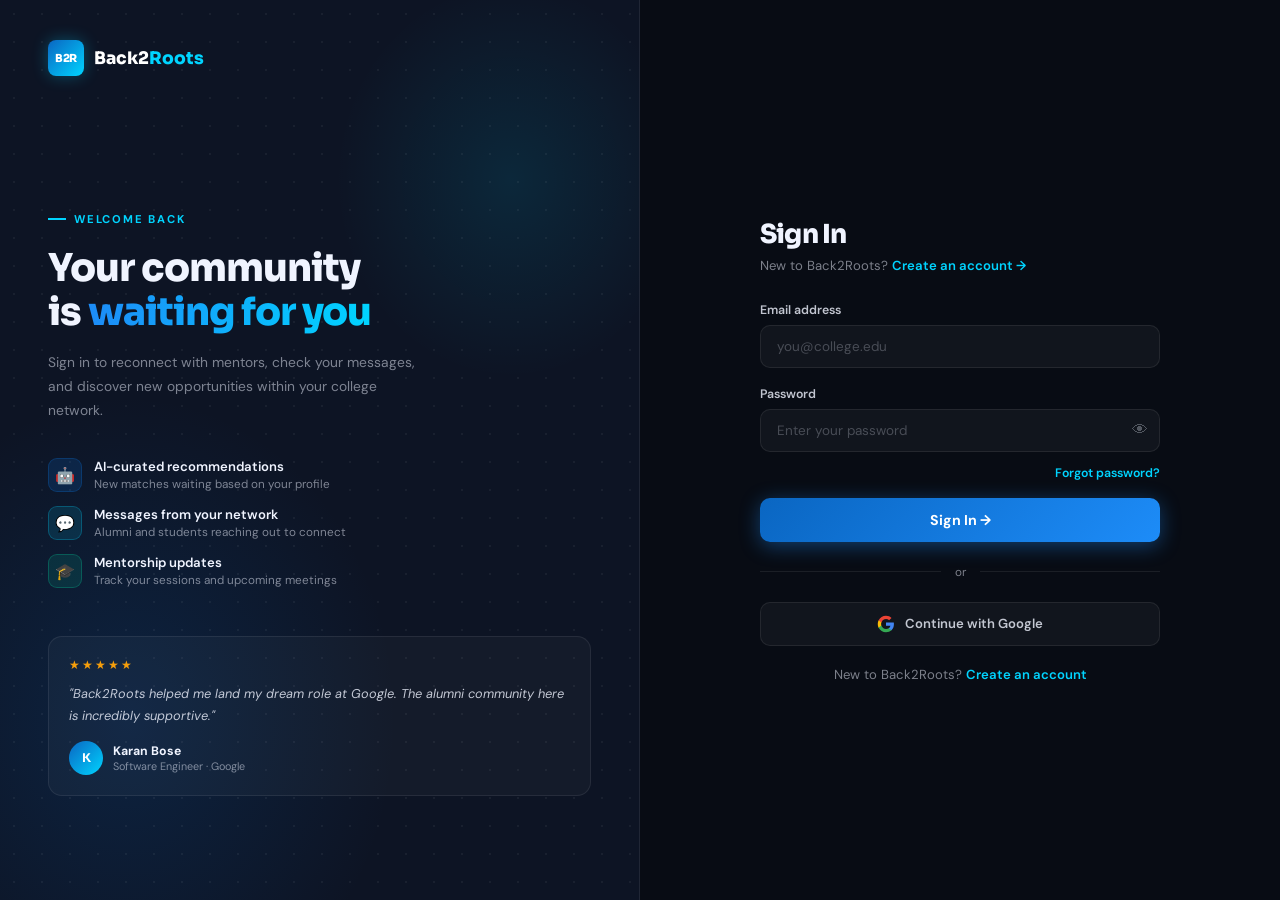
<file: frontend/login.html>
<!DOCTYPE html>
<html lang="en">
<head>
  <meta charset="UTF-8">
  <meta name="viewport" content="width=device-width, initial-scale=1.0">
  <title>Sign In — Back2Roots</title>
  <link href="https://fonts.googleapis.com/css2?family=Sora:wght@400;600;700;800&family=DM+Sans:wght@300;400;500;600&display=swap" rel="stylesheet">
  <style>
    *, *::before, *::after { box-sizing: border-box; margin: 0; padding: 0; }
    html { font-size: 15px; }
    body { background: #080c14; color: #f0f4ff; font-family: 'DM Sans', sans-serif; min-height: 100vh; overflow-x: hidden; }

    :root {
      --navy: #080c14;
      --navy2: #0d1424;
      --navy3: #111928;
      --blue: #0a66c2;
      --blue-bright: #1d8cf8;
      --glow: #00d4ff;
      --lime: #06d6a0;
      --red: #f87171;
      --border-dim: rgba(255,255,255,0.08);
      --border-glow: rgba(0,212,255,0.25);
      --text-dim: rgba(240,244,255,0.5);
      --text-mid: rgba(240,244,255,0.8);
    }

    .auth-shell {
      min-height: 100vh;
      display: grid;
      grid-template-columns: 1fr 1fr;
    }

    /* ── Left Panel ── */
    .auth-left {
      background: var(--navy2);
      border-right: 1px solid var(--border-dim);
      display: flex; flex-direction: column;
      padding: 40px 48px;
      position: relative; overflow: hidden;
    }
    .auth-left-bg {
      position: absolute; inset: 0; z-index: 0;
      background:
        radial-gradient(ellipse 70% 60% at 20% 80%, rgba(10,102,194,0.18) 0%, transparent 60%),
        radial-gradient(ellipse 50% 40% at 80% 20%, rgba(0,212,255,0.10) 0%, transparent 55%);
    }
    .auth-left-bg::after {
      content: ''; position: absolute; inset: 0;
      background-image: radial-gradient(circle, rgba(255,255,255,0.05) 1px, transparent 1px);
      background-size: 28px 28px;
    }
    .auth-left-content { position: relative; z-index: 1; display: flex; flex-direction: column; height: 100%; }

    .auth-logo { display: flex; align-items: center; gap: 10px; text-decoration: none; margin-bottom: auto; }
    .logo-mark {
      width: 36px; height: 36px;
      background: linear-gradient(135deg, var(--blue), var(--glow));
      border-radius: 8px; display: grid; place-items: center;
      font-family: 'Sora', sans-serif; font-weight: 800; font-size: 11px;
      color: white; letter-spacing: -0.5px;
      box-shadow: 0 0 16px rgba(0,212,255,0.3);
    }
    .logo-name { font-family: 'Sora', sans-serif; font-weight: 800; font-size: 1.15rem; color: #fff; }
    .logo-name span { color: var(--glow); }

    .auth-left-hero { margin: auto 0; }
    .eyebrow {
      display: inline-flex; align-items: center; gap: 8px;
      font-size: 0.75rem; font-weight: 700; letter-spacing: 1.8px;
      text-transform: uppercase; color: var(--glow); margin-bottom: 20px;
    }
    .eyebrow::before { content: ''; width: 18px; height: 2px; background: var(--glow); display: block; }
    .left-title {
      font-family: 'Sora', sans-serif; font-weight: 800;
      font-size: clamp(1.8rem, 3vw, 2.6rem);
      line-height: 1.15; letter-spacing: -1px; margin-bottom: 16px;
    }
    .left-title .grad {
      background: linear-gradient(90deg, var(--blue-bright), var(--glow));
      -webkit-background-clip: text; -webkit-text-fill-color: transparent; background-clip: text;
    }
    .left-sub { font-size: 0.92rem; color: var(--text-dim); line-height: 1.75; max-width: 380px; margin-bottom: 36px; }

    .auth-perks { display: flex; flex-direction: column; gap: 14px; }
    .auth-perk { display: flex; align-items: flex-start; gap: 12px; }
    .perk-icon {
      width: 34px; height: 34px; border-radius: 9px; flex-shrink: 0;
      display: grid; place-items: center; font-size: 16px;
    }
    .pi-blue { background: rgba(10,102,194,0.2); border: 1px solid rgba(10,102,194,0.3); }
    .pi-cyan { background: rgba(0,212,255,0.12); border: 1px solid rgba(0,212,255,0.25); }
    .pi-green { background: rgba(6,214,160,0.12); border: 1px solid rgba(6,214,160,0.25); }
    .perk-title { font-weight: 600; font-size: 0.875rem; margin-bottom: 1px; }
    .perk-sub { font-size: 0.78rem; color: var(--text-dim); }

    .left-quote {
      margin-top: 48px;
      background: rgba(255,255,255,0.03);
      border: 1px solid var(--border-dim);
      border-radius: 14px; padding: 20px;
    }
    .quote-stars { color: #f59e0b; font-size: 12px; letter-spacing: 2px; margin-bottom: 10px; }
    .quote-text { font-size: 0.85rem; color: var(--text-mid); line-height: 1.7; font-style: italic; margin-bottom: 14px; }
    .quote-author { display: flex; align-items: center; gap: 10px; }
    .quote-av {
      width: 34px; height: 34px; border-radius: 50%;
      background: linear-gradient(135deg, #0a66c2, #00d4ff);
      display: grid; place-items: center; font-size: 12px;
      font-weight: 700; color: white; font-family: 'Sora', sans-serif;
    }
    .quote-name { font-size: 0.82rem; font-weight: 700; }
    .quote-role { font-size: 0.72rem; color: var(--text-dim); }

    /* ── Right Panel ── */
    .auth-right {
      display: flex; flex-direction: column; justify-content: center;
      align-items: center; padding: 60px 48px;
      background: var(--navy);
    }
    .auth-form-wrap { width: 100%; max-width: 400px; }

    .form-title {
      font-family: 'Sora', sans-serif; font-weight: 800;
      font-size: 1.75rem; letter-spacing: -0.8px; margin-bottom: 6px;
    }
    .form-subtitle { font-size: 0.875rem; color: var(--text-dim); margin-bottom: 28px; }
    .form-subtitle a { color: var(--glow); text-decoration: none; font-weight: 600; }
    .form-subtitle a:hover { text-decoration: underline; }

    /* Alert — keeps original ID "login-error" */
    .alert {
      padding: 11px 14px; border-radius: 9px; font-size: 0.82rem;
      margin-bottom: 16px; align-items: center; gap: 8px;
      display: none;
    }
    .alert:not(:empty) { display: flex; }
    .alert-error { background: rgba(248,113,113,0.08); border: 1px solid rgba(248,113,113,0.25); color: #fca5a5; }
    .alert-success { background: rgba(6,214,160,0.08); border: 1px solid rgba(6,214,160,0.25); color: var(--lime); }

    /* Form groups */
    .form-group { margin-bottom: 18px; }
    .form-label {
      display: block; font-size: 0.82rem; font-weight: 600;
      color: var(--text-mid); margin-bottom: 7px;
    }
    /* form-control maps to existing class in auth.js */
    .form-control {
      width: 100%; padding: 12px 16px;
      background: rgba(255,255,255,0.04);
      border: 1.5px solid var(--border-dim);
      border-radius: 10px; color: #f0f4ff;
      font-family: inherit; font-size: 0.9rem;
      outline: none; transition: all 0.2s;
    }
    .form-control::placeholder { color: rgba(240,244,255,0.25); }
    .form-control:focus {
      border-color: var(--blue-bright);
      background: rgba(255,255,255,0.06);
      box-shadow: 0 0 0 3px rgba(29,140,248,0.14);
    }
    .form-control.error { border-color: var(--red); }

    .pw-wrapper { position: relative; }
    .pw-wrapper .form-control { padding-right: 44px; }
    #toggle-pw {
      position: absolute; right: 12px; top: 50%; transform: translateY(-50%);
      background: none; border: none; cursor: pointer;
      font-size: 16px; color: rgba(240,244,255,0.3);
      transition: color 0.2s; padding: 0;
    }
    #toggle-pw:hover { color: var(--text-mid); }

    .forgot-row { text-align: right; margin: -8px 0 16px; }
    .forgot-row a { font-size: 0.82rem; color: var(--glow); text-decoration: none; font-weight: 600; }
    .forgot-row a:hover { text-decoration: underline; }

    /* btn — keeps original classes btn btn-primary btn-full */
    .btn {
      display: inline-flex; align-items: center; justify-content: center; gap: 8px;
      padding: 13px 20px; border: none; border-radius: 10px;
      font-family: inherit; font-size: 0.95rem; font-weight: 700;
      cursor: pointer; transition: all 0.25s; text-decoration: none;
      white-space: nowrap;
    }
    .btn-primary {
      background: linear-gradient(135deg, var(--blue) 0%, var(--blue-bright) 100%);
      color: white; box-shadow: 0 4px 20px rgba(29,140,248,0.4);
    }
    .btn-primary:hover { transform: translateY(-1px); box-shadow: 0 6px 28px rgba(29,140,248,0.55); color: white; }
    .btn-primary:disabled { opacity: 0.55; cursor: not-allowed; transform: none; }
    .btn-full { width: 100%; }

    .auth-divider {
      display: flex; align-items: center; gap: 14px;
      margin: 22px 0; font-size: 0.78rem; color: var(--text-dim);
    }
    .auth-divider::before, .auth-divider::after { content: ''; flex: 1; height: 1px; background: var(--border-dim); }

    .btn-google {
      width: 100%; padding: 12px;
      background: rgba(255,255,255,0.04);
      border: 1px solid var(--border-dim); border-radius: 10px;
      color: var(--text-mid); font-family: inherit; font-size: 0.875rem; font-weight: 600;
      cursor: pointer; transition: all 0.2s;
      display: flex; align-items: center; justify-content: center; gap: 10px;
      margin-bottom: 20px;
    }
    .btn-google:hover { background: rgba(255,255,255,0.07); border-color: rgba(255,255,255,0.18); color: #fff; }
    .google-icon { width: 18px; height: 18px; flex-shrink: 0; }

    /* auth-footer keeps original class */
    .auth-footer { text-align: center; font-size: 0.875rem; color: var(--text-dim); }
    .auth-footer a { color: var(--glow); text-decoration: none; font-weight: 600; }
    .auth-footer a:hover { text-decoration: underline; }

    /* Responsive */
    @media (max-width: 900px) {
      .auth-shell { grid-template-columns: 1fr; }
      .auth-left { display: none; }
      .auth-right { padding: 40px 24px; min-height: 100vh; }
    }
  </style>
</head>
<body data-page="login">

<div class="auth-shell">

  <!-- LEFT PANEL -->
  <div class="auth-left">
    <div class="auth-left-bg"></div>
    <div class="auth-left-content">

      <a href="index.html" class="auth-logo">
        <div class="logo-mark">B2R</div>
        <span class="logo-name">Back2<span>Roots</span></span>
      </a>

      <div class="auth-left-hero">
        <div class="eyebrow">Welcome Back</div>
        <h1 class="left-title">
          Your community<br>is <span class="grad">waiting for you</span>
        </h1>
        <p class="left-sub">
          Sign in to reconnect with mentors, check your messages, and discover new opportunities within your college network.
        </p>

        <div class="auth-perks">
          <div class="auth-perk">
            <div class="perk-icon pi-blue">🤖</div>
            <div>
              <div class="perk-title">AI-curated recommendations</div>
              <div class="perk-sub">New matches waiting based on your profile</div>
            </div>
          </div>
          <div class="auth-perk">
            <div class="perk-icon pi-cyan">💬</div>
            <div>
              <div class="perk-title">Messages from your network</div>
              <div class="perk-sub">Alumni and students reaching out to connect</div>
            </div>
          </div>
          <div class="auth-perk">
            <div class="perk-icon pi-green">🎓</div>
            <div>
              <div class="perk-title">Mentorship updates</div>
              <div class="perk-sub">Track your sessions and upcoming meetings</div>
            </div>
          </div>
        </div>

        <div class="left-quote">
          <div class="quote-stars">★★★★★</div>
          <p class="quote-text">"Back2Roots helped me land my dream role at Google. The alumni community here is incredibly supportive."</p>
          <div class="quote-author">
            <div class="quote-av">K</div>
            <div>
              <div class="quote-name">Karan Bose</div>
              <div class="quote-role">Software Engineer · Google</div>
            </div>
          </div>
        </div>
      </div>

    </div>
  </div>

  <!-- RIGHT PANEL -->
  <div class="auth-right">
    <div class="auth-form-wrap">

      <h2 class="form-title">Sign In</h2>
      <p class="form-subtitle">
        New to Back2Roots? <a href="signup.html">Create an account →</a>
      </p>

      <!-- Original ID preserved for auth.js -->
      <div class="alert alert-error" id="login-error" role="alert"></div>

      <!-- Original form ID preserved for auth.js -->
      <form id="login-form" novalidate>

        <div class="form-group">
          <label class="form-label" for="email">Email address</label>
          <input class="form-control" type="email" id="email"
            placeholder="you@college.edu" autocomplete="email" required>
        </div>

        <div class="form-group">
          <label class="form-label" for="password">Password</label>
          <div class="pw-wrapper">
            <input class="form-control" type="password" id="password"
              placeholder="Enter your password" autocomplete="current-password" required>
            <button type="button" id="toggle-pw" title="Show / hide password">👁</button>
          </div>
        </div>

        <div class="forgot-row">
          <a href="forgot-password.html">Forgot password?</a>
        </div>

        <!-- Original ID "login-btn" preserved for auth.js -->
        <button type="submit" class="btn btn-primary btn-full" id="login-btn">
          Sign In →
        </button>

      </form>

      <div class="auth-divider"><span>or</span></div>

      <button class="btn-google" onclick="alert('Google OAuth integration goes here.')">
        <svg class="google-icon" viewBox="0 0 24 24">
          <path d="M22.56 12.25c0-.78-.07-1.53-.2-2.25H12v4.26h5.92c-.26 1.37-1.04 2.53-2.21 3.31v2.77h3.57c2.08-1.92 3.28-4.74 3.28-8.09z" fill="#4285F4"/>
          <path d="M12 23c2.97 0 5.46-.98 7.28-2.66l-3.57-2.77c-.98.66-2.23 1.06-3.71 1.06-2.86 0-5.29-1.93-6.16-4.53H2.18v2.84C3.99 20.53 7.7 23 12 23z" fill="#34A853"/>
          <path d="M5.84 14.09c-.22-.66-.35-1.36-.35-2.09s.13-1.43.35-2.09V7.07H2.18C1.43 8.55 1 10.22 1 12s.43 3.45 1.18 4.93l2.85-2.22.81-.62z" fill="#FBBC05"/>
          <path d="M12 5.38c1.62 0 3.06.56 4.21 1.64l3.15-3.15C17.45 2.09 14.97 1 12 1 7.7 1 3.99 3.47 2.18 7.07l3.66 2.84c.87-2.6 3.3-4.53 6.16-4.53z" fill="#EA4335"/>
        </svg>
        Continue with Google
      </button>

      <!-- Original class preserved for any auth.js DOM reads -->
      <div class="auth-footer">
        New to Back2Roots? <a href="signup.html">Create an account</a>
      </div>

    </div>
  </div>
</div>

<script>
  // Toggle password visibility
  document.getElementById('toggle-pw').addEventListener('click', function () {
    const input = document.getElementById('password');
    const show = input.type === 'password';
    input.type = show ? 'text' : 'password';
    this.textContent = show ? '🙈' : '👁';
  });

  // Show alert when auth.js sets its text content
  const loginError = document.getElementById('login-error');
  const observer = new MutationObserver(() => {
    loginError.style.display = loginError.textContent.trim() ? 'flex' : 'none';
  });
  observer.observe(loginError, { childList: true, subtree: true, characterData: true });
</script>

<!-- Original script tag preserved exactly as-is -->
<script type="module" src="js/auth.js"></script>
</body>
</html>
</file>
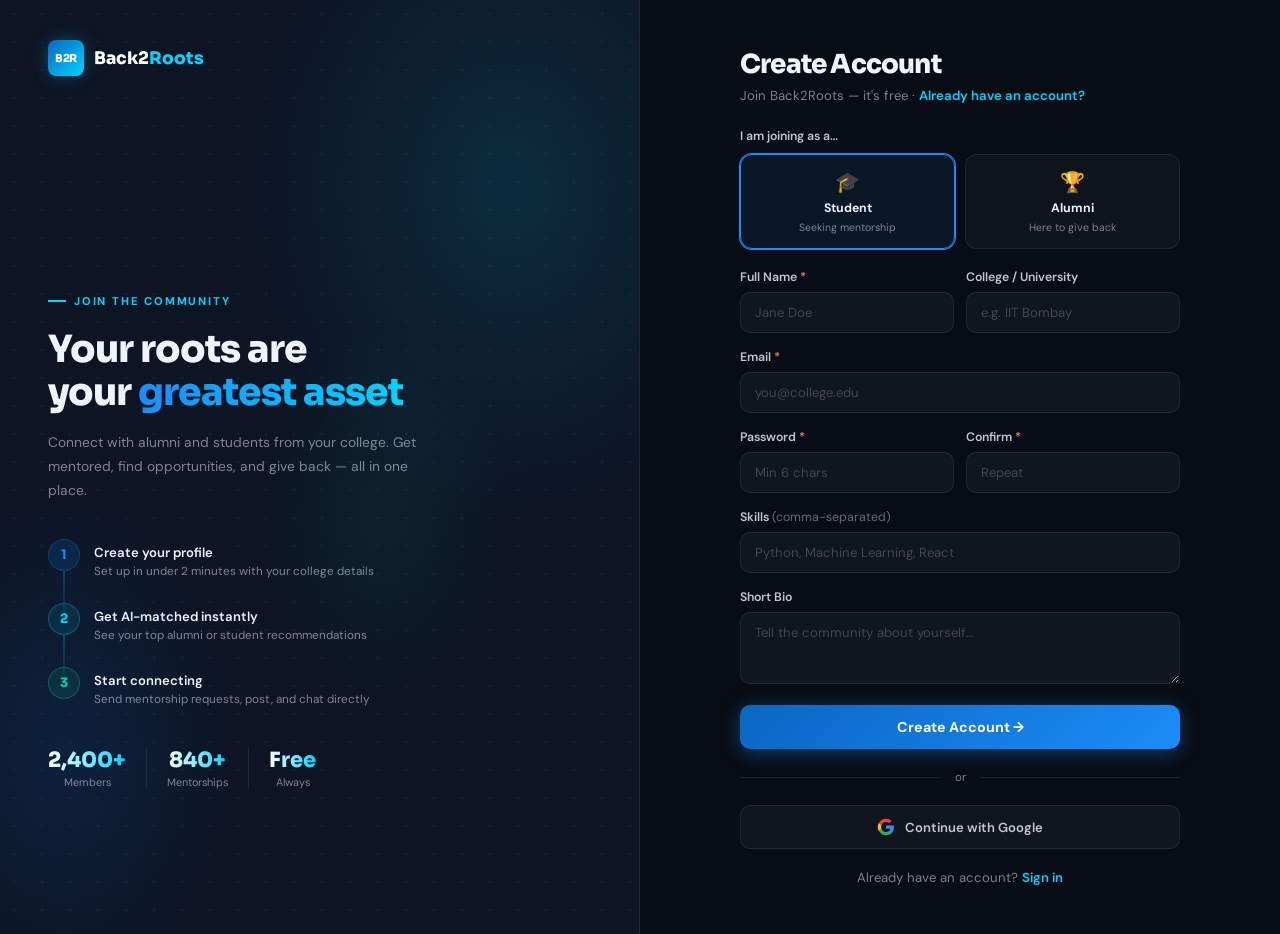
<file: frontend/signup.html>
<!DOCTYPE html>
<html lang="en">
<head>
  <meta charset="UTF-8">
  <meta name="viewport" content="width=device-width, initial-scale=1.0">
  <title>Create Account — Back2Roots</title>
  <link href="https://fonts.googleapis.com/css2?family=Sora:wght@400;600;700;800&family=DM+Sans:wght@300;400;500;600&display=swap" rel="stylesheet">
  <style>
    *, *::before, *::after { box-sizing: border-box; margin: 0; padding: 0; }
    html { font-size: 15px; }
    body { background: #080c14; color: #f0f4ff; font-family: 'DM Sans', sans-serif; min-height: 100vh; overflow-x: hidden; }

    :root {
      --navy: #080c14;
      --navy2: #0d1424;
      --navy3: #111928;
      --blue: #0a66c2;
      --blue-bright: #1d8cf8;
      --glow: #00d4ff;
      --lime: #06d6a0;
      --amber: #f59e0b;
      --red: #f87171;
      --accent-red: #f87171;
      --border-dim: rgba(255,255,255,0.08);
      --border-glow: rgba(0,212,255,0.25);
      --text-dim: rgba(240,244,255,0.5);
      --text-mid: rgba(240,244,255,0.8);
      --text-muted: rgba(240,244,255,0.4);
      --border: rgba(255,255,255,0.1);
    }

    .auth-shell {
      min-height: 100vh;
      display: grid;
      grid-template-columns: 1fr 1fr;
    }

    /* ── Left Panel ── */
    .auth-left {
      background: var(--navy2);
      border-right: 1px solid var(--border-dim);
      display: flex; flex-direction: column;
      padding: 40px 48px;
      position: relative; overflow: hidden;
    }
    .auth-left-bg {
      position: absolute; inset: 0; z-index: 0;
      background:
        radial-gradient(ellipse 70% 60% at 80% 20%, rgba(0,212,255,0.12) 0%, transparent 60%),
        radial-gradient(ellipse 50% 50% at 10% 80%, rgba(10,102,194,0.16) 0%, transparent 55%),
        radial-gradient(ellipse 40% 40% at 60% 55%, rgba(6,214,160,0.07) 0%, transparent 50%);
    }
    .auth-left-bg::after {
      content: ''; position: absolute; inset: 0;
      background-image: radial-gradient(circle, rgba(255,255,255,0.05) 1px, transparent 1px);
      background-size: 28px 28px;
    }
    .auth-left-content { position: relative; z-index: 1; display: flex; flex-direction: column; height: 100%; }

    .auth-logo { display: flex; align-items: center; gap: 10px; text-decoration: none; margin-bottom: auto; }
    .logo-mark {
      width: 36px; height: 36px;
      background: linear-gradient(135deg, var(--blue), var(--glow));
      border-radius: 8px; display: grid; place-items: center;
      font-family: 'Sora', sans-serif; font-weight: 800; font-size: 11px;
      color: white; letter-spacing: -0.5px;
      box-shadow: 0 0 16px rgba(0,212,255,0.3);
    }
    .logo-name { font-family: 'Sora', sans-serif; font-weight: 800; font-size: 1.15rem; color: #fff; }
    .logo-name span { color: var(--glow); }

    .auth-left-hero { margin: auto 0; }
    .eyebrow {
      display: inline-flex; align-items: center; gap: 8px;
      font-size: 0.75rem; font-weight: 700; letter-spacing: 1.8px;
      text-transform: uppercase; color: var(--glow); margin-bottom: 20px;
    }
    .eyebrow::before { content: ''; width: 18px; height: 2px; background: var(--glow); display: block; }
    .left-title {
      font-family: 'Sora', sans-serif; font-weight: 800;
      font-size: clamp(1.8rem, 3vw, 2.5rem);
      line-height: 1.15; letter-spacing: -1px; margin-bottom: 16px;
    }
    .grad {
      background: linear-gradient(90deg, var(--blue-bright), var(--glow));
      -webkit-background-clip: text; -webkit-text-fill-color: transparent; background-clip: text;
    }
    .left-sub { font-size: 0.92rem; color: var(--text-dim); line-height: 1.75; max-width: 380px; margin-bottom: 36px; }

    /* Steps */
    .steps-visual { display: flex; flex-direction: column; gap: 0; margin-bottom: 40px; }
    .step-row {
      display: flex; align-items: flex-start; gap: 14px;
      position: relative; padding-bottom: 24px;
    }
    .step-row:last-child { padding-bottom: 0; }
    .step-row:not(:last-child)::after {
      content: ''; position: absolute; left: 15px; top: 32px;
      width: 2px; height: calc(100% - 8px);
      background: linear-gradient(to bottom, var(--border-glow), transparent);
    }
    .step-dot {
      width: 32px; height: 32px; border-radius: 50%; flex-shrink: 0;
      display: grid; place-items: center; font-size: 13px;
      font-weight: 700; font-family: 'Sora', sans-serif; border: 1px solid;
    }
    .sd-blue  { background: rgba(10,102,194,0.2);  border-color: rgba(10,102,194,0.4);  color: var(--blue-bright); }
    .sd-cyan  { background: rgba(0,212,255,0.10);  border-color: rgba(0,212,255,0.3);   color: var(--glow); }
    .sd-green { background: rgba(6,214,160,0.10);  border-color: rgba(6,214,160,0.3);   color: var(--lime); }
    .step-title { font-weight: 600; font-size: 0.875rem; margin-bottom: 2px; padding-top: 5px; }
    .step-desc  { font-size: 0.78rem; color: var(--text-dim); }

    /* Mini stats */
    .mini-stats { display: flex; gap: 20px; }
    .mini-stat { text-align: center; }
    .mini-stat-num {
      font-family: 'Sora', sans-serif; font-weight: 800; font-size: 1.4rem;
      background: linear-gradient(90deg, #fff, var(--glow));
      -webkit-background-clip: text; -webkit-text-fill-color: transparent; background-clip: text;
    }
    .mini-stat-lbl { font-size: 0.72rem; color: var(--text-dim); margin-top: 2px; }
    .mini-divider { width: 1px; background: var(--border-dim); align-self: stretch; }

    /* ── Right Panel ── */
    .auth-right {
      display: flex; flex-direction: column; justify-content: center;
      align-items: center; padding: 48px;
      background: var(--navy); overflow-y: auto;
    }
    .auth-form-wrap { width: 100%; max-width: 440px; }

    .form-title {
      font-family: 'Sora', sans-serif; font-weight: 800;
      font-size: 1.75rem; letter-spacing: -0.8px; margin-bottom: 6px;
    }
    .form-subtitle { font-size: 0.875rem; color: var(--text-dim); margin-bottom: 24px; }
    .form-subtitle a { color: var(--glow); text-decoration: none; font-weight: 600; }
    .form-subtitle a:hover { text-decoration: underline; }

    /* Alert — original ID "register-error" preserved */
    .alert {
      padding: 11px 14px; border-radius: 9px; font-size: 0.82rem;
      margin-bottom: 16px; display: none; align-items: center; gap: 8px;
    }
    .alert:not(:empty) { display: flex; }
    .alert-error   { background: rgba(248,113,113,0.08); border: 1px solid rgba(248,113,113,0.25); color: #fca5a5; }
    .alert-success { background: rgba(6,214,160,0.08);   border: 1px solid rgba(6,214,160,0.25);   color: var(--lime); }

    /* Role cards */
    .role-selector { display: grid; grid-template-columns: 1fr 1fr; gap: 10px; margin-bottom: 20px; }
    .role-option { position: relative; }
    .role-option input[type="radio"] { position: absolute; opacity: 0; width: 0; height: 0; }
    .role-card {
      display: flex; flex-direction: column; align-items: center; gap: 5px;
      padding: 14px 10px; background: rgba(255,255,255,0.03);
      border: 1.5px solid var(--border-dim); border-radius: 12px;
      cursor: pointer; transition: all 0.2s; text-align: center;
    }
    .role-card:hover { border-color: rgba(0,212,255,0.2); background: rgba(255,255,255,0.05); }
    .role-option input:checked + .role-card {
      border-color: var(--blue-bright);
      background: rgba(29,140,248,0.08);
      box-shadow: 0 0 0 1px var(--blue-bright);
    }
    .role-icon  { font-size: 20px; }
    .role-label { font-size: 0.82rem; font-weight: 700; }
    .role-sub   { font-size: 0.7rem; color: var(--text-dim); }

    /* Form fields — form-control class preserved for auth.js */
    .form-group { margin-bottom: 16px; }
    .form-label {
      display: block; font-size: 0.82rem; font-weight: 600;
      color: var(--text-mid); margin-bottom: 7px;
    }
    .form-control {
      width: 100%; padding: 11px 14px;
      background: rgba(255,255,255,0.04);
      border: 1.5px solid var(--border-dim);
      border-radius: 10px; color: #f0f4ff;
      font-family: inherit; font-size: 0.875rem;
      outline: none; transition: all 0.2s;
      -webkit-appearance: none; appearance: none;
    }
    .form-control::placeholder { color: rgba(240,244,255,0.22); }
    .form-control:focus {
      border-color: var(--blue-bright);
      background: rgba(255,255,255,0.06);
      box-shadow: 0 0 0 3px rgba(29,140,248,0.14);
    }
    .form-control.error { border-color: var(--red); }
    textarea.form-control { resize: vertical; min-height: 72px; }

    /* Select styling */
    select.form-control {
      cursor: pointer;
      background-image: url("data:image/svg+xml,%3Csvg xmlns='http://www.w3.org/2000/svg' width='12' height='12' viewBox='0 0 12 12'%3E%3Cpath fill='rgba(240,244,255,0.4)' d='M6 8L1 3h10z'/%3E%3C/svg%3E");
      background-repeat: no-repeat;
      background-position: right 14px center;
      padding-right: 36px;
    }
    select.form-control option { background: #0d1424; color: #f0f4ff; }

    .two-col { display: grid; grid-template-columns: 1fr 1fr; gap: 12px; }

    /* Password strength — original IDs preserved */
    #pw-strength-bar { margin-bottom: 14px; }
    #pw-strength-label { font-size: 0.78rem; color: var(--text-muted); margin-bottom: 5px; }
    .strength-track {
      height: 4px; background: rgba(255,255,255,0.08); border-radius: 2px;
    }
    #pw-strength-fill {
      height: 100%; border-radius: 2px;
      transition: width 0.3s, background 0.3s;
      width: 0%;
    }

    /* Buttons — original classes preserved */
    .btn {
      display: inline-flex; align-items: center; justify-content: center; gap: 8px;
      padding: 13px 20px; border: none; border-radius: 10px;
      font-family: inherit; font-size: 0.95rem; font-weight: 700;
      cursor: pointer; transition: all 0.25s; text-decoration: none; white-space: nowrap;
    }
    .btn-primary {
      background: linear-gradient(135deg, var(--blue) 0%, var(--blue-bright) 100%);
      color: white; box-shadow: 0 4px 20px rgba(29,140,248,0.4);
    }
    .btn-primary:hover { transform: translateY(-1px); box-shadow: 0 6px 28px rgba(29,140,248,0.55); color: white; }
    .btn-primary:disabled { opacity: 0.55; cursor: not-allowed; transform: none; }
    .btn-full { width: 100%; }

    /* Divider + footer — original classes preserved */
    .auth-divider {
      display: flex; align-items: center; gap: 14px;
      margin: 20px 0; font-size: 0.78rem; color: var(--text-dim);
    }
    .auth-divider::before, .auth-divider::after { content: ''; flex: 1; height: 1px; background: var(--border-dim); }

    .btn-google {
      width: 100%; padding: 12px;
      background: rgba(255,255,255,0.04);
      border: 1px solid var(--border-dim); border-radius: 10px;
      color: var(--text-mid); font-family: inherit; font-size: 0.875rem; font-weight: 600;
      cursor: pointer; transition: all 0.2s;
      display: flex; align-items: center; justify-content: center; gap: 10px;
      margin-bottom: 20px;
    }
    .btn-google:hover { background: rgba(255,255,255,0.07); border-color: rgba(255,255,255,0.18); color: #fff; }
    .google-icon { width: 18px; height: 18px; flex-shrink: 0; }

    .auth-footer { text-align: center; font-size: 0.875rem; color: var(--text-dim); }
    .auth-footer a { color: var(--glow); text-decoration: none; font-weight: 600; }
    .auth-footer a:hover { text-decoration: underline; }

    /* Responsive */
    @media (max-width: 900px) {
      .auth-shell { grid-template-columns: 1fr; }
      .auth-left  { display: none; }
      .auth-right { padding: 40px 24px; min-height: 100vh; }
    }
    @media (max-width: 420px) {
      .two-col { grid-template-columns: 1fr; }
    }
  </style>
</head>
<body data-page="register">

<div class="auth-shell">

  <!-- LEFT PANEL -->
  <div class="auth-left">
    <div class="auth-left-bg"></div>
    <div class="auth-left-content">

      <a href="index.html" class="auth-logo">
        <div class="logo-mark">B2R</div>
        <span class="logo-name">Back2<span>Roots</span></span>
      </a>

      <div class="auth-left-hero">
        <div class="eyebrow">Join the Community</div>
        <h1 class="left-title">
          Your roots are<br>your <span class="grad">greatest asset</span>
        </h1>
        <p class="left-sub">
          Connect with alumni and students from your college. Get mentored, find opportunities, and give back — all in one place.
        </p>

        <div class="steps-visual">
          <div class="step-row">
            <div class="step-dot sd-blue">1</div>
            <div>
              <div class="step-title">Create your profile</div>
              <div class="step-desc">Set up in under 2 minutes with your college details</div>
            </div>
          </div>
          <div class="step-row">
            <div class="step-dot sd-cyan">2</div>
            <div>
              <div class="step-title">Get AI-matched instantly</div>
              <div class="step-desc">See your top alumni or student recommendations</div>
            </div>
          </div>
          <div class="step-row">
            <div class="step-dot sd-green">3</div>
            <div>
              <div class="step-title">Start connecting</div>
              <div class="step-desc">Send mentorship requests, post, and chat directly</div>
            </div>
          </div>
        </div>

        <div class="mini-stats">
          <div class="mini-stat">
            <div class="mini-stat-num">2,400+</div>
            <div class="mini-stat-lbl">Members</div>
          </div>
          <div class="mini-divider"></div>
          <div class="mini-stat">
            <div class="mini-stat-num">840+</div>
            <div class="mini-stat-lbl">Mentorships</div>
          </div>
          <div class="mini-divider"></div>
          <div class="mini-stat">
            <div class="mini-stat-num">Free</div>
            <div class="mini-stat-lbl">Always</div>
          </div>
        </div>
      </div>

    </div>
  </div>

  <!-- RIGHT PANEL -->
  <div class="auth-right">
    <div class="auth-form-wrap">

      <h2 class="form-title">Create Account</h2>
      <p class="form-subtitle">Join Back2Roots — it's free · <a href="login.html">Already have an account?</a></p>

      <!-- Original ID "register-error" preserved for auth.js -->
      <div class="alert alert-error" id="register-error" role="alert"></div>

      <!-- Original form ID "register-form" preserved for auth.js -->
      <form id="register-form" novalidate>

        <!-- Role selector (visual cards sync to hidden select below) -->
        <div style="margin-bottom:18px;">
          <div class="form-label" style="margin-bottom:10px;">I am joining as a…</div>
          <div class="role-selector">
            <label class="role-option">
              <input type="radio" name="role-vis" value="student" checked>
              <div class="role-card">
                <span class="role-icon">🎓</span>
                <span class="role-label">Student</span>
                <span class="role-sub">Seeking mentorship</span>
              </div>
            </label>
            <label class="role-option">
              <input type="radio" name="role-vis" value="alumni">
              <div class="role-card">
                <span class="role-icon">🏆</span>
                <span class="role-label">Alumni</span>
                <span class="role-sub">Here to give back</span>
              </div>
            </label>
          </div>
        </div>

        <div class="two-col">
          <!-- Original id="name" preserved -->
          <div class="form-group">
            <label class="form-label" for="name">Full Name <span style="color:var(--accent-red)">*</span></label>
            <input class="form-control" type="text" id="name" placeholder="Jane Doe" required>
          </div>
          <!-- Original id="role" preserved — hidden, synced by JS from radio cards -->
          <div class="form-group" style="display:none;">
            <label class="form-label" for="role">Role</label>
            <select class="form-control" id="role" required>
              <option value="">— Select —</option>
              <option value="student" selected>Student</option>
              <option value="alumni">Alumni</option>
            </select>
          </div>
          <!-- College visible in top row -->
          <div class="form-group">
            <label class="form-label" for="college">College / University</label>
            <input class="form-control" type="text" id="college" placeholder="e.g. IIT Bombay">
          </div>
        </div>

        <!-- Original id="email" preserved -->
        <div class="form-group">
          <label class="form-label" for="email">Email <span style="color:var(--accent-red)">*</span></label>
          <input class="form-control" type="email" id="email" placeholder="you@college.edu" required>
        </div>

        <div class="two-col">
          <!-- Original id="password" preserved -->
          <div class="form-group">
            <label class="form-label" for="password">Password <span style="color:var(--accent-red)">*</span></label>
            <input class="form-control" type="password" id="password" placeholder="Min 6 chars" required>
          </div>
          <!-- Original id="confirm-password" preserved -->
          <div class="form-group">
            <label class="form-label" for="confirm-password">Confirm <span style="color:var(--accent-red)">*</span></label>
            <input class="form-control" type="password" id="confirm-password" placeholder="Repeat" required>
          </div>
        </div>

        <!-- Password strength — all original IDs preserved exactly -->
        <div id="pw-strength-bar" style="display:none;margin-bottom:14px;">
          <div id="pw-strength-label" style="font-size:0.78rem;color:var(--text-muted);margin-bottom:5px;">Strength</div>
          <div class="strength-track">
            <div id="pw-strength-fill" style="height:100%;border-radius:2px;transition:width 0.3s,background 0.3s;width:0%;"></div>
          </div>
        </div>

        <!-- Original id="skills" preserved -->
        <div class="form-group">
          <label class="form-label" for="skills">Skills <span style="color:var(--text-muted);font-weight:400;">(comma-separated)</span></label>
          <input class="form-control" type="text" id="skills" placeholder="Python, Machine Learning, React">
        </div>

        <!-- Original id="bio" preserved -->
        <div class="form-group">
          <label class="form-label" for="bio">Short Bio</label>
          <textarea class="form-control" id="bio" rows="2" placeholder="Tell the community about yourself…"></textarea>
        </div>

        <!-- Original id="register-btn" preserved for auth.js -->
        <button type="submit" class="btn btn-primary btn-full" id="register-btn">
          Create Account →
        </button>

      </form>

      <div class="auth-divider"><span>or</span></div>

      <button class="btn-google" onclick="alert('Google OAuth integration goes here.')">
        <svg class="google-icon" viewBox="0 0 24 24">
          <path d="M22.56 12.25c0-.78-.07-1.53-.2-2.25H12v4.26h5.92c-.26 1.37-1.04 2.53-2.21 3.31v2.77h3.57c2.08-1.92 3.28-4.74 3.28-8.09z" fill="#4285F4"/>
          <path d="M12 23c2.97 0 5.46-.98 7.28-2.66l-3.57-2.77c-.98.66-2.23 1.06-3.71 1.06-2.86 0-5.29-1.93-6.16-4.53H2.18v2.84C3.99 20.53 7.7 23 12 23z" fill="#34A853"/>
          <path d="M5.84 14.09c-.22-.66-.35-1.36-.35-2.09s.13-1.43.35-2.09V7.07H2.18C1.43 8.55 1 10.22 1 12s.43 3.45 1.18 4.93l2.85-2.22.81-.62z" fill="#FBBC05"/>
          <path d="M12 5.38c1.62 0 3.06.56 4.21 1.64l3.15-3.15C17.45 2.09 14.97 1 12 1 7.7 1 3.99 3.47 2.18 7.07l3.66 2.84c.87-2.6 3.3-4.53 6.16-4.53z" fill="#EA4335"/>
        </svg>
        Continue with Google
      </button>

      <!-- Original class "auth-footer" preserved -->
      <div class="auth-footer">Already have an account? <a href="login.html">Sign in</a></div>

    </div>
  </div>
</div>

<script>
  // Sync visual role cards → hidden #role select (auth.js reads #role)
  document.querySelectorAll('input[name="role-vis"]').forEach(radio => {
    radio.addEventListener('change', () => {
      document.getElementById('role').value = radio.value;
    });
  });

  // Show alert when auth.js writes to #register-error
  const regError = document.getElementById('register-error');
  new MutationObserver(() => {
    regError.style.display = regError.textContent.trim() ? 'flex' : 'none';
  }).observe(regError, { childList: true, subtree: true, characterData: true });
</script>

<!-- Original script tag preserved exactly -->
<script type="module" src="js/auth.js"></script>
</body>
</html>
</file>
<file: frontend/css/admin.css>
/* ═══════════════════════════════════════════════
   admin.css — Back2Roots Admin Dashboard
   Dark navy + crimson authority aesthetic
   ═══════════════════════════════════════════════ */

*, *::before, *::after { box-sizing: border-box; margin: 0; padding: 0; }
html { font-size: 15px; scroll-behavior: smooth; }

:root {
  /* palette */
  --navy:        #060a12;
  --navy2:       #0b1220;
  --navy3:       #0f1a2e;
  --navy4:       #142038;
  --blue:        #0a66c2;
  --blue-bright: #1d8cf8;
  --cyan:        #00d4ff;
  --lime:        #06d6a0;
  --red:         #ef4444;
  --red-dim:     rgba(239,68,68,0.15);
  --red-border:  rgba(239,68,68,0.35);
  --gold:        #f59e0b;

  /* borders & text */
  --border:      rgba(255,255,255,0.07);
  --border-mid:  rgba(255,255,255,0.12);
  --border-glow: rgba(0,212,255,0.22);
  --text:        #e8eeff;
  --text-dim:    rgba(232,238,255,0.45);
  --text-mid:    rgba(232,238,255,0.75);

  /* geometry */
  --radius:      12px;
  --radius-sm:   8px;
  --sidebar-w:   230px;
}

body {
  background: var(--navy);
  color: var(--text);
  font-family: 'DM Sans', sans-serif;
  min-height: 100vh;
  display: flex;
  overflow-x: hidden;
}

/* ── Scrollbar ── */
::-webkit-scrollbar { width: 5px; }
::-webkit-scrollbar-track { background: transparent; }
::-webkit-scrollbar-thumb { background: rgba(255,255,255,0.12); border-radius: 99px; }

/* ═══════════════════════════════════════════════
   SIDEBAR
   ═══════════════════════════════════════════════ */
.sidebar {
  width: var(--sidebar-w);
  min-height: 100vh;
  background: var(--navy2);
  border-right: 1px solid var(--border);
  display: flex;
  flex-direction: column;
  position: fixed;
  top: 0; left: 0; bottom: 0;
  z-index: 100;
}

.sidebar-logo {
  display: flex;
  align-items: center;
  gap: 10px;
  padding: 20px 18px;
  border-bottom: 1px solid var(--border);
}

.logo-mark {
  width: 36px; height: 36px;
  background: linear-gradient(135deg, #c81e1e, #ff5f5f);
  border-radius: 9px;
  display: grid; place-items: center;
  font-family: 'Sora', sans-serif;
  font-weight: 800; font-size: 10px;
  color: white; letter-spacing: -0.5px;
  box-shadow: 0 0 18px rgba(200,30,30,0.45);
  flex-shrink: 0;
}

.logo-text-group { display: flex; flex-direction: column; }
.logo-name {
  font-family: 'Sora', sans-serif;
  font-weight: 800; font-size: 0.95rem; color: #fff;
}
.logo-badge {
  font-family: 'DM Mono', monospace;
  font-size: 0.6rem; font-weight: 500;
  letter-spacing: 2.5px;
  color: #ef4444;
  margin-top: 1px;
}

.sidebar-nav {
  flex: 1;
  padding: 16px 10px;
  display: flex;
  flex-direction: column;
  gap: 4px;
}

.nav-item {
  display: flex;
  align-items: center;
  gap: 10px;
  padding: 10px 12px;
  border-radius: var(--radius-sm);
  font-size: 0.875rem;
  font-weight: 500;
  color: var(--text-dim);
  text-decoration: none;
  transition: all 0.2s;
  position: relative;
}
.nav-item:hover { background: rgba(255,255,255,0.04); color: var(--text); }
.nav-item.active {
  background: rgba(239,68,68,0.1);
  color: #ff7777;
  border: 1px solid rgba(239,68,68,0.2);
}
.nav-icon { font-size: 14px; width: 18px; text-align: center; }

.nav-badge {
  margin-left: auto;
  background: var(--red);
  color: white;
  font-size: 0.7rem;
  font-weight: 700;
  font-family: 'DM Mono', monospace;
  padding: 1px 7px;
  border-radius: 99px;
  min-width: 22px;
  text-align: center;
}
.nav-badge[data-count="0"] { display: none; }

.sidebar-user {
  display: flex;
  align-items: center;
  gap: 10px;
  padding: 14px 16px;
  border-top: 1px solid var(--border);
}
.sidebar-avatar {
  width: 34px; height: 34px; border-radius: 50%;
  background: linear-gradient(135deg, #c81e1e, #ff5f5f);
  display: grid; place-items: center;
  font-family: 'Sora', sans-serif;
  font-weight: 700; font-size: 13px; color: white;
  flex-shrink: 0;
}
.sidebar-user-info { flex: 1; overflow: hidden; }
.sidebar-user-name {
  display: block;
  font-size: 0.8rem; font-weight: 600;
  white-space: nowrap; overflow: hidden; text-overflow: ellipsis;
}
.sidebar-user-role {
  display: block;
  font-size: 0.7rem; color: var(--text-dim);
  font-family: 'DM Mono', monospace; letter-spacing: 0.5px;
}
.sidebar-logout {
  background: none; border: none; cursor: pointer;
  color: var(--text-dim); font-size: 16px;
  padding: 4px; border-radius: 6px; transition: all 0.2s;
}
.sidebar-logout:hover { color: var(--red); background: var(--red-dim); }

/* ═══════════════════════════════════════════════
   MAIN WRAP
   ═══════════════════════════════════════════════ */
.main-wrap {
  margin-left: var(--sidebar-w);
  flex: 1;
  padding: 28px 32px 48px;
  display: flex;
  flex-direction: column;
  gap: 28px;
  min-height: 100vh;
}

/* ── Topbar ── */
.topbar {
  display: flex;
  align-items: flex-start;
  justify-content: space-between;
  gap: 20px;
  flex-wrap: wrap;
}
.page-title {
  font-family: 'Sora', sans-serif;
  font-weight: 800;
  font-size: clamp(1.5rem, 2.5vw, 2rem);
  letter-spacing: -0.7px;
  line-height: 1.1;
}
.page-subtitle {
  display: block;
  font-size: 0.82rem;
  color: var(--text-dim);
  margin-top: 3px;
}
.topbar-right {
  display: flex;
  align-items: center;
  gap: 16px;
  margin-top: 4px;
}
.status-dot-wrap {
  display: flex; align-items: center; gap: 7px;
  padding: 6px 12px;
  background: rgba(6,214,160,0.08);
  border: 1px solid rgba(6,214,160,0.2);
  border-radius: 99px;
}
.status-dot {
  width: 7px; height: 7px; border-radius: 50%;
  background: var(--lime);
  box-shadow: 0 0 8px var(--lime);
  animation: pulse-dot 2s ease infinite;
}
@keyframes pulse-dot {
  0%,100% { opacity: 1; }
  50%      { opacity: 0.4; }
}
.status-text { font-size: 0.75rem; color: var(--lime); font-weight: 600; }
.topbar-time {
  font-family: 'DM Mono', monospace;
  font-size: 0.8rem;
  color: var(--text-dim);
  letter-spacing: 0.5px;
}

/* ═══════════════════════════════════════════════
   STAT CARDS
   ═══════════════════════════════════════════════ */
.stats-grid {
  display: grid;
  grid-template-columns: repeat(3, 1fr);
  gap: 18px;
}

.stat-card {
  background: var(--navy2);
  border: 1px solid var(--border);
  border-radius: var(--radius);
  padding: 22px 22px 18px;
  position: relative;
  overflow: hidden;
  transition: border-color 0.25s, transform 0.25s;
  cursor: default;
}
.stat-card::before {
  content: '';
  position: absolute;
  inset: 0;
  background: radial-gradient(ellipse 80% 60% at 10% 0%, rgba(255,255,255,0.03) 0%, transparent 60%);
  pointer-events: none;
}
.stat-card:hover { border-color: var(--border-mid); transform: translateY(-2px); }
.stat-card.danger { border-color: var(--red-border); }
.stat-card.danger:hover { border-color: var(--red); }

.stat-icon-wrap {
  width: 42px; height: 42px; border-radius: 11px;
  display: grid; place-items: center; font-size: 20px;
  margin-bottom: 14px;
}
.stat-icon-wrap.blue  { background: rgba(29,140,248,0.12); border: 1px solid rgba(29,140,248,0.25); }
.stat-icon-wrap.cyan  { background: rgba(0,212,255,0.10);  border: 1px solid rgba(0,212,255,0.2);   }
.stat-icon-wrap.red   { background: rgba(239,68,68,0.12);  border: 1px solid rgba(239,68,68,0.3);   }

.stat-value {
  font-family: 'Sora', sans-serif;
  font-weight: 800;
  font-size: 2.2rem;
  letter-spacing: -1.5px;
  line-height: 1;
  margin-bottom: 5px;
}
.stat-label {
  font-size: 0.82rem;
  font-weight: 600;
  color: var(--text-mid);
  margin-bottom: 3px;
}
.stat-sub {
  font-size: 0.73rem;
  color: var(--text-dim);
  font-family: 'DM Mono', monospace;
}

.stat-sparkline {
  position: absolute;
  bottom: 14px; right: 18px;
  width: 64px; height: 28px;
  opacity: 0.5;
}

/* Pulse ring on pending card */
.pulse-ring {
  position: absolute;
  top: 20px; right: 18px;
  width: 14px; height: 14px;
}
.pulse-ring::before, .pulse-ring::after {
  content: '';
  position: absolute;
  inset: 0;
  border-radius: 50%;
  border: 2px solid var(--red);
  animation: ring-pulse 2s ease-out infinite;
}
.pulse-ring::after { animation-delay: 0.6s; }
@keyframes ring-pulse {
  0%   { transform: scale(1);   opacity: 1; }
  100% { transform: scale(2.8); opacity: 0; }
}

/* ═══════════════════════════════════════════════
   SECTION CARD
   ═══════════════════════════════════════════════ */
.section-card {
  background: var(--navy2);
  border: 1px solid var(--border);
  border-radius: var(--radius);
  overflow: hidden;
}

.section-header {
  display: flex;
  align-items: flex-start;
  justify-content: space-between;
  gap: 16px;
  padding: 22px 24px 18px;
  border-bottom: 1px solid var(--border);
  flex-wrap: wrap;
}
.section-title {
  font-family: 'Sora', sans-serif;
  font-weight: 700; font-size: 1.05rem;
  margin-bottom: 3px;
}
.section-desc { font-size: 0.78rem; color: var(--text-dim); }

.btn-refresh {
  display: flex; align-items: center; gap: 7px;
  padding: 8px 16px;
  background: rgba(255,255,255,0.04);
  border: 1px solid var(--border-mid);
  border-radius: var(--radius-sm);
  color: var(--text-mid);
  font-family: inherit; font-size: 0.82rem; font-weight: 600;
  cursor: pointer; transition: all 0.2s;
  flex-shrink: 0;
}
.btn-refresh:hover {
  background: rgba(255,255,255,0.08);
  color: var(--text);
  border-color: rgba(255,255,255,0.2);
}
.btn-refresh.spinning #refresh-icon { display: inline-block; animation: spin 0.7s linear infinite; }
@keyframes spin { to { transform: rotate(360deg); } }

/* ── Filters ── */
.filter-row {
  display: flex;
  align-items: center;
  gap: 12px;
  padding: 14px 24px;
  border-bottom: 1px solid var(--border);
  flex-wrap: wrap;
}
.filter-input {
  flex: 1; min-width: 200px;
  padding: 8px 14px;
  background: rgba(255,255,255,0.04);
  border: 1px solid var(--border);
  border-radius: var(--radius-sm);
  color: var(--text);
  font-family: inherit; font-size: 0.85rem;
  outline: none; transition: all 0.2s;
}
.filter-input::placeholder { color: rgba(232,238,255,0.2); }
.filter-input:focus {
  border-color: rgba(29,140,248,0.5);
  background: rgba(255,255,255,0.06);
  box-shadow: 0 0 0 3px rgba(29,140,248,0.1);
}

.filter-chips { display: flex; gap: 6px; }
.chip {
  padding: 6px 14px;
  background: transparent;
  border: 1px solid var(--border);
  border-radius: 99px;
  color: var(--text-dim);
  font-family: inherit; font-size: 0.78rem; font-weight: 600;
  cursor: pointer; transition: all 0.2s;
}
.chip:hover  { border-color: var(--border-mid); color: var(--text); }
.chip.active { background: rgba(29,140,248,0.15); border-color: rgba(29,140,248,0.4); color: var(--blue-bright); }

/* ═══════════════════════════════════════════════
   TABLE
   ═══════════════════════════════════════════════ */
.table-wrap { overflow-x: auto; }

.data-table {
  width: 100%;
  border-collapse: collapse;
}
.data-table th {
  text-align: left;
  padding: 11px 24px;
  font-size: 0.72rem;
  font-weight: 700;
  letter-spacing: 1.3px;
  text-transform: uppercase;
  color: var(--text-dim);
  font-family: 'DM Mono', monospace;
  border-bottom: 1px solid var(--border);
  background: rgba(255,255,255,0.02);
  white-space: nowrap;
}
.data-table td {
  padding: 14px 24px;
  font-size: 0.875rem;
  border-bottom: 1px solid var(--border);
  vertical-align: middle;
}
.data-table tbody tr {
  transition: background 0.15s;
}
.data-table tbody tr:hover { background: rgba(255,255,255,0.02); }
.data-table tbody tr:last-child td { border-bottom: none; }

/* Row enter animation */
.data-table tbody tr.row-enter {
  animation: rowIn 0.3s ease forwards;
}
@keyframes rowIn {
  from { opacity: 0; transform: translateY(6px); }
  to   { opacity: 1; transform: translateY(0); }
}

/* Remove animation */
.data-table tbody tr.row-exit {
  animation: rowOut 0.35s ease forwards;
}
@keyframes rowOut {
  to { opacity: 0; transform: translateX(20px) scaleY(0.7); }
}

/* User cell */
.user-cell { display: flex; align-items: center; gap: 11px; }
.user-av {
  width: 36px; height: 36px; border-radius: 50%;
  display: grid; place-items: center;
  font-family: 'Sora', sans-serif;
  font-weight: 700; font-size: 13px; color: white;
  flex-shrink: 0;
}
.user-av.student { background: linear-gradient(135deg, var(--blue), var(--blue-bright)); }
.user-av.alumni  { background: linear-gradient(135deg, #7c3aed, #a78bfa); }
.user-av.default { background: linear-gradient(135deg, #374151, #6b7280); }

.user-name { font-weight: 600; font-size: 0.875rem; }
.user-id   { font-family: 'DM Mono', monospace; font-size: 0.68rem; color: var(--text-dim); margin-top: 1px; }

/* Email cell */
.email-cell {
  font-family: 'DM Mono', monospace;
  font-size: 0.78rem;
  color: var(--text-mid);
}

/* Role badge */
.role-badge {
  display: inline-block;
  padding: 3px 10px;
  border-radius: 99px;
  font-size: 0.72rem;
  font-weight: 700;
  letter-spacing: 0.5px;
  text-transform: capitalize;
}
.role-badge.student {
  background: rgba(29,140,248,0.15);
  border: 1px solid rgba(29,140,248,0.3);
  color: #7ec8fb;
}
.role-badge.alumni {
  background: rgba(124,58,237,0.15);
  border: 1px solid rgba(124,58,237,0.3);
  color: #c4b5fd;
}
.role-badge.unknown {
  background: rgba(255,255,255,0.06);
  border: 1px solid var(--border);
  color: var(--text-dim);
}

/* Date cell */
.date-cell {
  font-family: 'DM Mono', monospace;
  font-size: 0.78rem;
  color: var(--text-dim);
  white-space: nowrap;
}

/* Action buttons */
.action-wrap { display: flex; gap: 8px; align-items: center; }

.btn-approve, .btn-reject {
  padding: 6px 14px;
  border-radius: var(--radius-sm);
  font-family: inherit; font-size: 0.8rem; font-weight: 700;
  cursor: pointer; transition: all 0.2s;
  border: none;
  display: inline-flex; align-items: center; gap: 5px;
}
.btn-approve {
  background: rgba(6,214,160,0.15);
  border: 1px solid rgba(6,214,160,0.35);
  color: #34d399;
}
.btn-approve:hover {
  background: rgba(6,214,160,0.28);
  color: #fff;
  transform: translateY(-1px);
  box-shadow: 0 4px 12px rgba(6,214,160,0.25);
}
.btn-reject {
  background: rgba(239,68,68,0.12);
  border: 1px solid rgba(239,68,68,0.3);
  color: #f87171;
}
.btn-reject:hover {
  background: rgba(239,68,68,0.25);
  color: #fff;
  transform: translateY(-1px);
  box-shadow: 0 4px 12px rgba(239,68,68,0.25);
}
.btn-approve:disabled, .btn-reject:disabled {
  opacity: 0.4; cursor: not-allowed; transform: none; box-shadow: none;
}

/* ── Skeleton rows ── */
.skeleton-row td { padding: 14px 24px; }
.skel {
  border-radius: 6px;
  background: linear-gradient(90deg, rgba(255,255,255,0.05) 25%, rgba(255,255,255,0.09) 50%, rgba(255,255,255,0.05) 75%);
  background-size: 200% 100%;
  animation: shimmer 1.5s infinite;
  height: 14px;
}
@keyframes shimmer { to { background-position: -200% 0; } }
.skel-name  { width: 130px; }
.skel-email { width: 180px; }
.skel-chip  { width: 60px; height: 22px; border-radius: 99px; }
.skel-date  { width: 80px; }
.skel-actions { display: flex; gap: 8px; }
.skel-actions::before, .skel-actions::after {
  content: '';
  display: block; width: 72px; height: 30px; border-radius: 8px;
  background: linear-gradient(90deg, rgba(255,255,255,0.05) 25%, rgba(255,255,255,0.09) 50%, rgba(255,255,255,0.05) 75%);
  background-size: 200% 100%;
  animation: shimmer 1.5s infinite;
}

/* skeleton-inline (in stat cards) */
.skeleton-inline {
  display: inline-block;
  width: 60px; height: 32px; border-radius: 6px;
  background: linear-gradient(90deg, rgba(255,255,255,0.05) 25%, rgba(255,255,255,0.09) 50%, rgba(255,255,255,0.05) 75%);
  background-size: 200% 100%;
  animation: shimmer 1.5s infinite;
  vertical-align: middle;
}

/* ── Empty / Error states ── */
.empty-state, .error-state {
  padding: 64px 24px;
  text-align: center;
  color: var(--text-dim);
}
.empty-icon {
  font-size: 2.5rem; margin-bottom: 14px;
  color: var(--lime);
}
.error-icon {
  font-size: 2.5rem; margin-bottom: 14px;
  color: var(--gold);
}
.empty-state h3, .error-state h3 {
  font-family: 'Sora', sans-serif;
  font-weight: 700; font-size: 1.1rem;
  color: var(--text); margin-bottom: 6px;
}
.empty-state p, .error-state p { font-size: 0.85rem; }

.btn-retry {
  margin-top: 16px;
  padding: 8px 20px;
  background: rgba(255,255,255,0.05);
  border: 1px solid var(--border-mid);
  border-radius: var(--radius-sm);
  color: var(--text-mid);
  font-family: inherit; font-size: 0.85rem; font-weight: 600;
  cursor: pointer; transition: all 0.2s;
}
.btn-retry:hover { background: rgba(255,255,255,0.1); color: var(--text); }

.table-footer {
  padding: 12px 24px;
  border-top: 1px solid var(--border);
  font-size: 0.75rem;
  color: var(--text-dim);
  font-family: 'DM Mono', monospace;
}

/* ═══════════════════════════════════════════════
   MODAL
   ═══════════════════════════════════════════════ */
.modal-overlay {
  position: fixed; inset: 0; z-index: 500;
  background: rgba(6,10,18,0.8);
  backdrop-filter: blur(6px);
  display: none; place-items: center;
}
.modal-overlay.open { display: grid; }

.modal {
  background: var(--navy3);
  border: 1px solid var(--border-mid);
  border-radius: 16px;
  padding: 36px 32px 28px;
  max-width: 380px; width: 90%;
  text-align: center;
  box-shadow: 0 20px 60px rgba(0,0,0,0.6);
  animation: modalIn 0.25s cubic-bezier(0.34,1.56,0.64,1);
}
@keyframes modalIn {
  from { opacity: 0; transform: scale(0.88) translateY(12px); }
  to   { opacity: 1; transform: scale(1)    translateY(0); }
}
.modal-icon {
  font-size: 2.2rem; margin-bottom: 14px;
  display: block;
}
.modal-title {
  font-family: 'Sora', sans-serif;
  font-weight: 700; font-size: 1.15rem;
  margin-bottom: 10px;
}
.modal-body {
  font-size: 0.875rem; color: var(--text-dim);
  line-height: 1.6; margin-bottom: 24px;
}
.modal-actions { display: flex; gap: 10px; justify-content: center; }

.btn-cancel {
  padding: 10px 22px;
  background: rgba(255,255,255,0.05);
  border: 1px solid var(--border-mid);
  border-radius: var(--radius-sm);
  color: var(--text-mid);
  font-family: inherit; font-size: 0.875rem; font-weight: 600;
  cursor: pointer; transition: all 0.2s;
}
.btn-cancel:hover { background: rgba(255,255,255,0.1); }

.btn-confirm {
  padding: 10px 22px;
  border: none; border-radius: var(--radius-sm);
  font-family: inherit; font-size: 0.875rem; font-weight: 700;
  cursor: pointer; transition: all 0.2s;
  color: white;
}
.btn-confirm.approve {
  background: linear-gradient(135deg, #059669, #10b981);
  box-shadow: 0 4px 14px rgba(16,185,129,0.35);
}
.btn-confirm.reject {
  background: linear-gradient(135deg, #c81e1e, #ef4444);
  box-shadow: 0 4px 14px rgba(239,68,68,0.35);
}
.btn-confirm:hover { transform: translateY(-1px); filter: brightness(1.1); }

/* ═══════════════════════════════════════════════
   TOAST
   ═══════════════════════════════════════════════ */
.toast-container {
  position: fixed;
  bottom: 28px; right: 28px;
  z-index: 999;
  display: flex; flex-direction: column-reverse; gap: 10px;
  pointer-events: none;
}
.toast {
  display: flex; align-items: center; gap: 10px;
  padding: 12px 18px;
  background: var(--navy3);
  border: 1px solid var(--border-mid);
  border-radius: var(--radius);
  font-size: 0.84rem;
  box-shadow: 0 8px 28px rgba(0,0,0,0.5);
  animation: toastIn 0.3s cubic-bezier(0.34,1.4,0.64,1);
  pointer-events: auto;
  max-width: 320px;
}
.toast.fade-out { animation: toastOut 0.3s ease forwards; }
@keyframes toastIn   { from { opacity:0; transform: translateY(12px); } }
@keyframes toastOut  { to   { opacity:0; transform: translateY(12px); } }
.toast.success { border-color: rgba(6,214,160,0.35); }
.toast.error   { border-color: rgba(239,68,68,0.35); }
.toast-dot {
  width: 8px; height: 8px; border-radius: 50%; flex-shrink: 0;
}
.toast.success .toast-dot { background: var(--lime); }
.toast.error   .toast-dot { background: var(--red); }

/* ═══════════════════════════════════════════════
   RESPONSIVE
   ═══════════════════════════════════════════════ */
@media (max-width: 900px) {
  .sidebar { display: none; }
  .main-wrap { margin-left: 0; padding: 20px 16px 40px; }
  .stats-grid { grid-template-columns: 1fr 1fr; }
}
@media (max-width: 600px) {
  .stats-grid { grid-template-columns: 1fr; }
  .col-joined { display: none; }
  .data-table td, .data-table th { padding: 12px 14px; }
}
</file>
